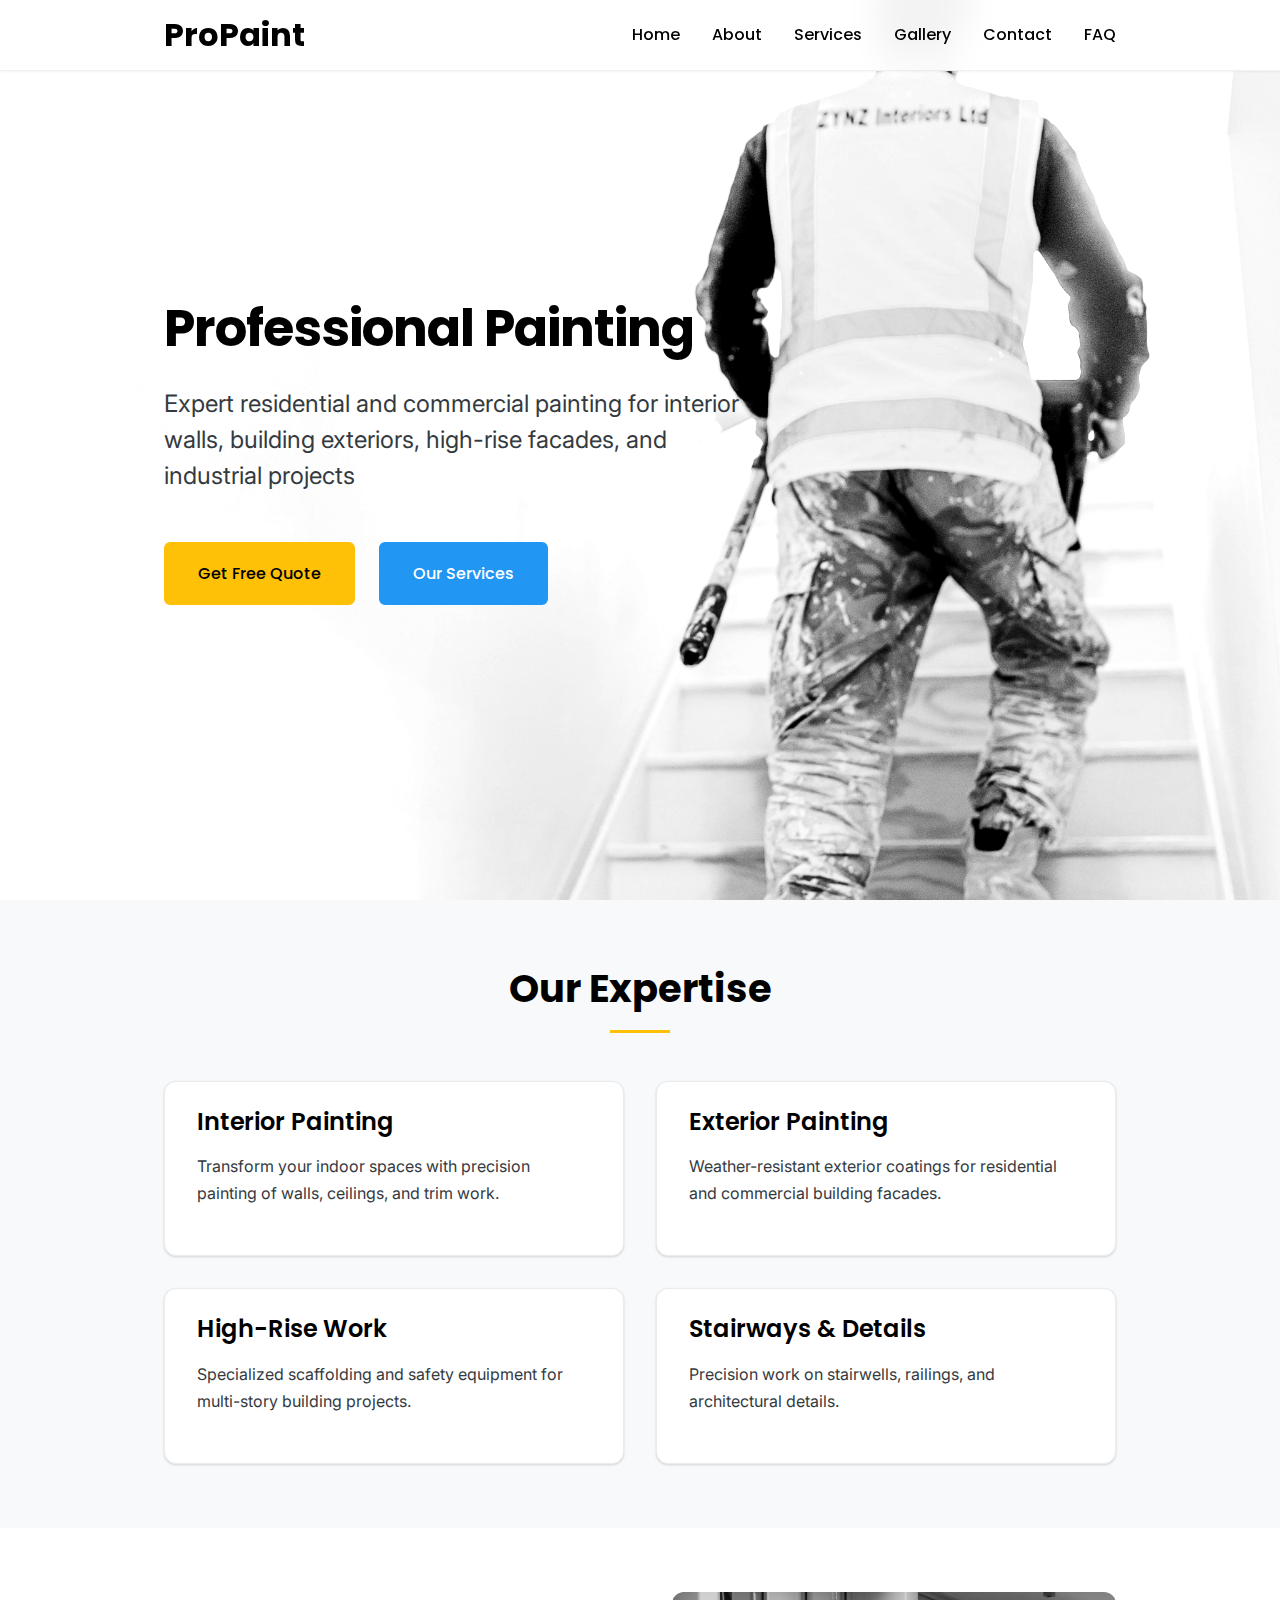
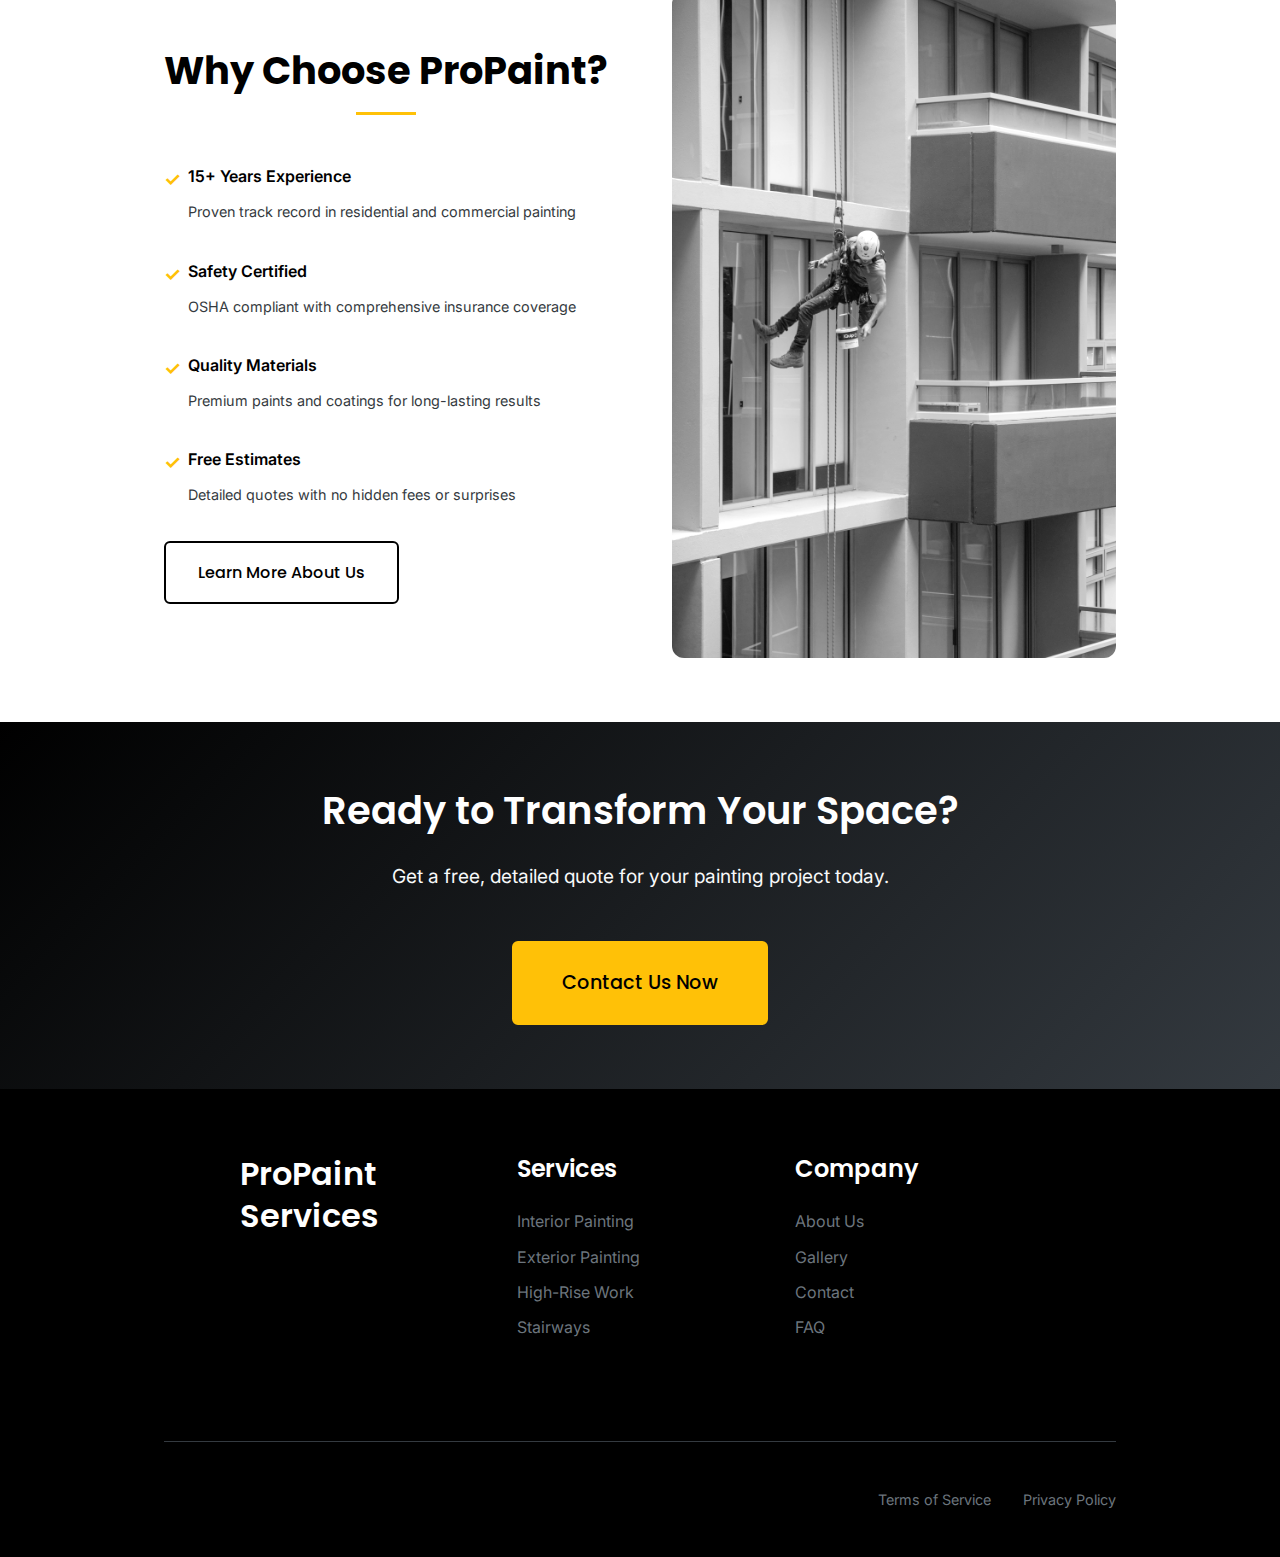
<file: index.html>
<!DOCTYPE html>
<html lang="en">
<head>
    <meta charset="UTF-8">
    <meta name="viewport" content="width=device-width, initial-scale=1.0">
    <title>ProPaint Services - Professional Painting & Handyman</title>
    <meta name="description" content="Professional residential and commercial painting services specializing in interior walls, building exteriors, high-rise facades, stairways, and industrial jobs.">
    
    <!-- Fonts -->
    <link rel="preconnect" href="https://fonts.googleapis.com">
    <link rel="preconnect" href="https://fonts.gstatic.com" crossorigin>
    <link href="https://fonts.googleapis.com/css2?family=Inter:wght@300;400;500;600&family=Poppins:wght@400;500;600;700&display=swap" rel="stylesheet">
    
    <!-- Stylesheets -->
    <link rel="stylesheet" href="assets/css/reset.css">
    <link rel="stylesheet" href="assets/css/main.css">
    <link rel="stylesheet" href="assets/css/layout.css">
</head>
<body>
    <!-- Navigation -->
    <nav class="navbar" id="navbar">
        <div class="nav-container">
            <div class="nav-logo">
                <h2>ProPaint</h2>
            </div>
            <ul class="nav-menu" id="nav-menu">
                <li><a href="#home" class="nav-link">Home</a></li>
                <li><a href="pages/about.html" class="nav-link">About</a></li>
                <li><a href="pages/services.html" class="nav-link">Services</a></li>
                <li><a href="pages/gallery.html" class="nav-link">Gallery</a></li>
                <li><a href="pages/contact.html" class="nav-link">Contact</a></li>
                <li><a href="pages/faq.html" class="nav-link">FAQ</a></li>
            </ul>
            <div class="nav-toggle" id="nav-toggle">
                <span class="bar"></span>
                <span class="bar"></span>
                <span class="bar"></span>
            </div>
        </div>
    </nav>

    <!-- Hero Section -->
    <section class="hero" id="home">
        <div class="hero-image">
            <img src="images/callum-hill-DJEkxDFAci8-unsplash.jpg" alt="Professional painter on scaffolding">
            <div class="hero-overlay"></div>
        </div>
        <div class="hero-content">
            <div class="container">
                <h1 class="hero-title">Professional Painting</h1>
                <p class="hero-subtitle">Expert residential and commercial painting for interior walls, building exteriors, high-rise facades, and industrial projects</p>
                <div class="hero-cta">
                    <a href="pages/contact.html" class="btn btn-primary">Get Free Quote</a>
                    <a href="pages/services.html" class="btn btn-secondary">Our Services</a>
                </div>
            </div>
        </div>
    </section>

    <!-- Services Summary -->
    <section class="services-summary">
        <div class="container">
            <h2 class="section-title">Our Expertise</h2>
            <div class="services-grid">
                <div class="service-card">
                    <h3>Interior Painting</h3>
                    <p class="text-muted">Transform your indoor spaces with precision painting of walls, ceilings, and trim work.</p>
                </div>
                <div class="service-card">
                    <h3>Exterior Painting</h3>
                    <p class="text-muted">Weather-resistant exterior coatings for residential and commercial building facades.</p>
                </div>
                <div class="service-card">
                    <h3>High-Rise Work</h3>
                    <p class="text-muted">Specialized scaffolding and safety equipment for multi-story building projects.</p>
                </div>
                <div class="service-card">
                    <h3>Stairways & Details</h3>
                    <p class="text-muted">Precision work on stairwells, railings, and architectural details.</p>
                </div>
            </div>
        </div>
    </section>

    <!-- Why Choose Us -->
    <section class="why-choose-us">
        <div class="container">
            <div class="content-split">
                <div class="content-left">
                    <h2 class="section-title">Why Choose ProPaint?</h2>
                    <ul class="feature-list">
                        <li>
                            <strong>15+ Years Experience</strong>
                            <span class="text-secondary">Proven track record in residential and commercial painting</span>
                        </li>
                        <li>
                            <strong>Safety Certified</strong>
                            <span class="text-secondary">OSHA compliant with comprehensive insurance coverage</span>
                        </li>
                        <li>
                            <strong>Quality Materials</strong>
                            <span class="text-secondary">Premium paints and coatings for long-lasting results</span>
                        </li>
                        <li>
                            <strong>Free Estimates</strong>
                            <span class="text-secondary">Detailed quotes with no hidden fees or surprises</span>
                        </li>
                    </ul>
                    <a href="pages/about.html" class="btn btn-outline">Learn More About Us</a>
                </div>
                <div class="content-right">
                    <div class="feature-image">
                        <img src="images/johan-mouchet-qDLdKMBmC6o-unsplash.jpg" alt="Painter working on building exterior">
                    </div>
                </div>
            </div>
        </div>
    </section>

    <!-- CTA Section -->
    <section class="cta-section">
        <div class="container">
            <div class="cta-content">
                <h2>Ready to Transform Your Space?</h2>
                <p>Get a free, detailed quote for your painting project today.</p>
                <a href="pages/contact.html" class="btn btn-primary btn-large">Contact Us Now</a>
            </div>
        </div>
    </section>

    <!-- Footer -->
    <footer class="footer">
        <div class="container">
            <div class="footer-content">
                <div class="footer-section">
                    <h3>ProPaint Services</h3>
                    <p>Professional painting and handyman services for residential and commercial properties.</p>
                </div>
                <div class="footer-section">
                    <h4>Services</h4>
                    <ul>
                        <li><a href="pages/services.html">Interior Painting</a></li>
                        <li><a href="pages/services.html">Exterior Painting</a></li>
                        <li><a href="pages/services.html">High-Rise Work</a></li>
                        <li><a href="pages/services.html">Stairways</a></li>
                    </ul>
                </div>
                <div class="footer-section">
                    <h4>Company</h4>
                    <ul>
                        <li><a href="pages/about.html">About Us</a></li>
                        <li><a href="pages/gallery.html">Gallery</a></li>
                        <li><a href="pages/contact.html">Contact</a></li>
                        <li><a href="pages/faq.html">FAQ</a></li>
                    </ul>
                </div>
            </div>
            <div class="footer-bottom">
                <p>&copy; 2024 ProPaint Services. All rights reserved.</p>
                <div class="footer-links">
                    <a href="pages/terms.html">Terms of Service</a>
                    <a href="pages/privacy.html">Privacy Policy</a>
                </div>
            </div>
        </div>
    </footer>

    <!-- Scripts -->
    <script src="assets/js/scroll.js"></script>
</body>
</html>
</file>
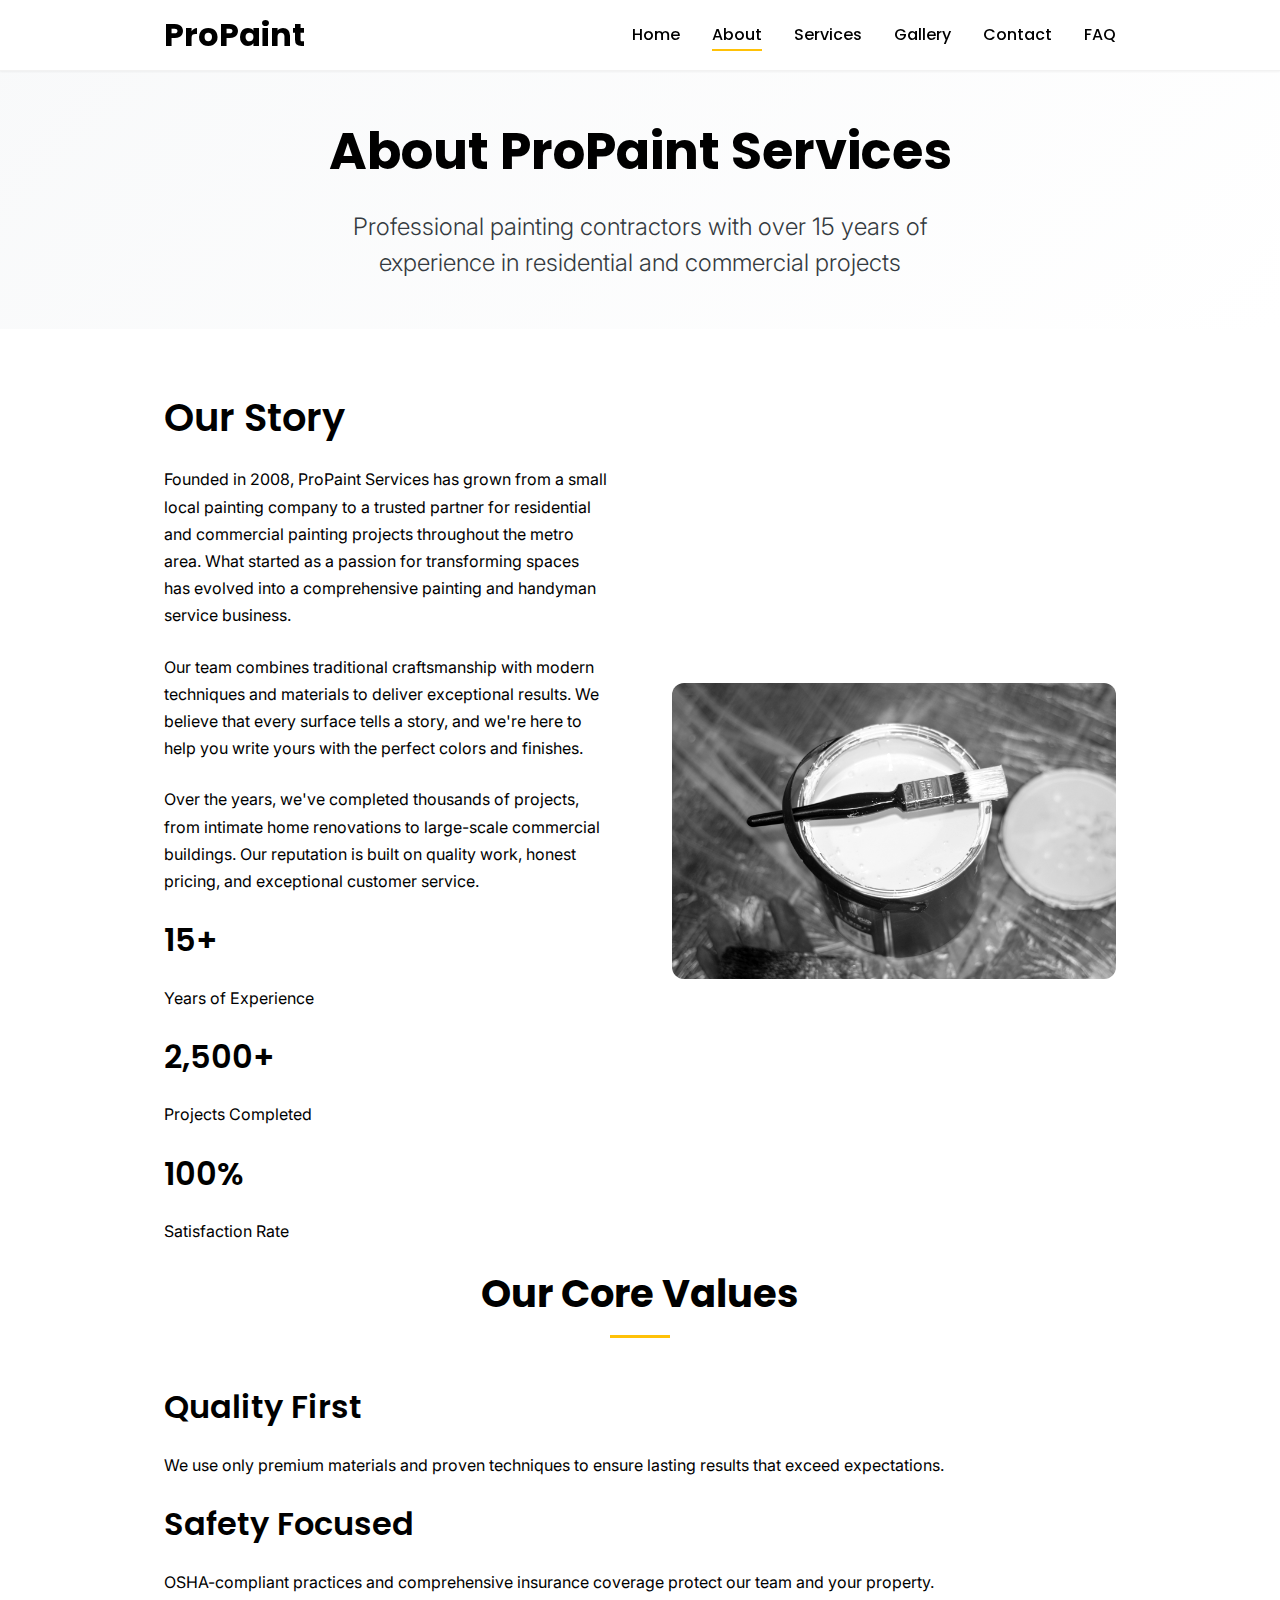
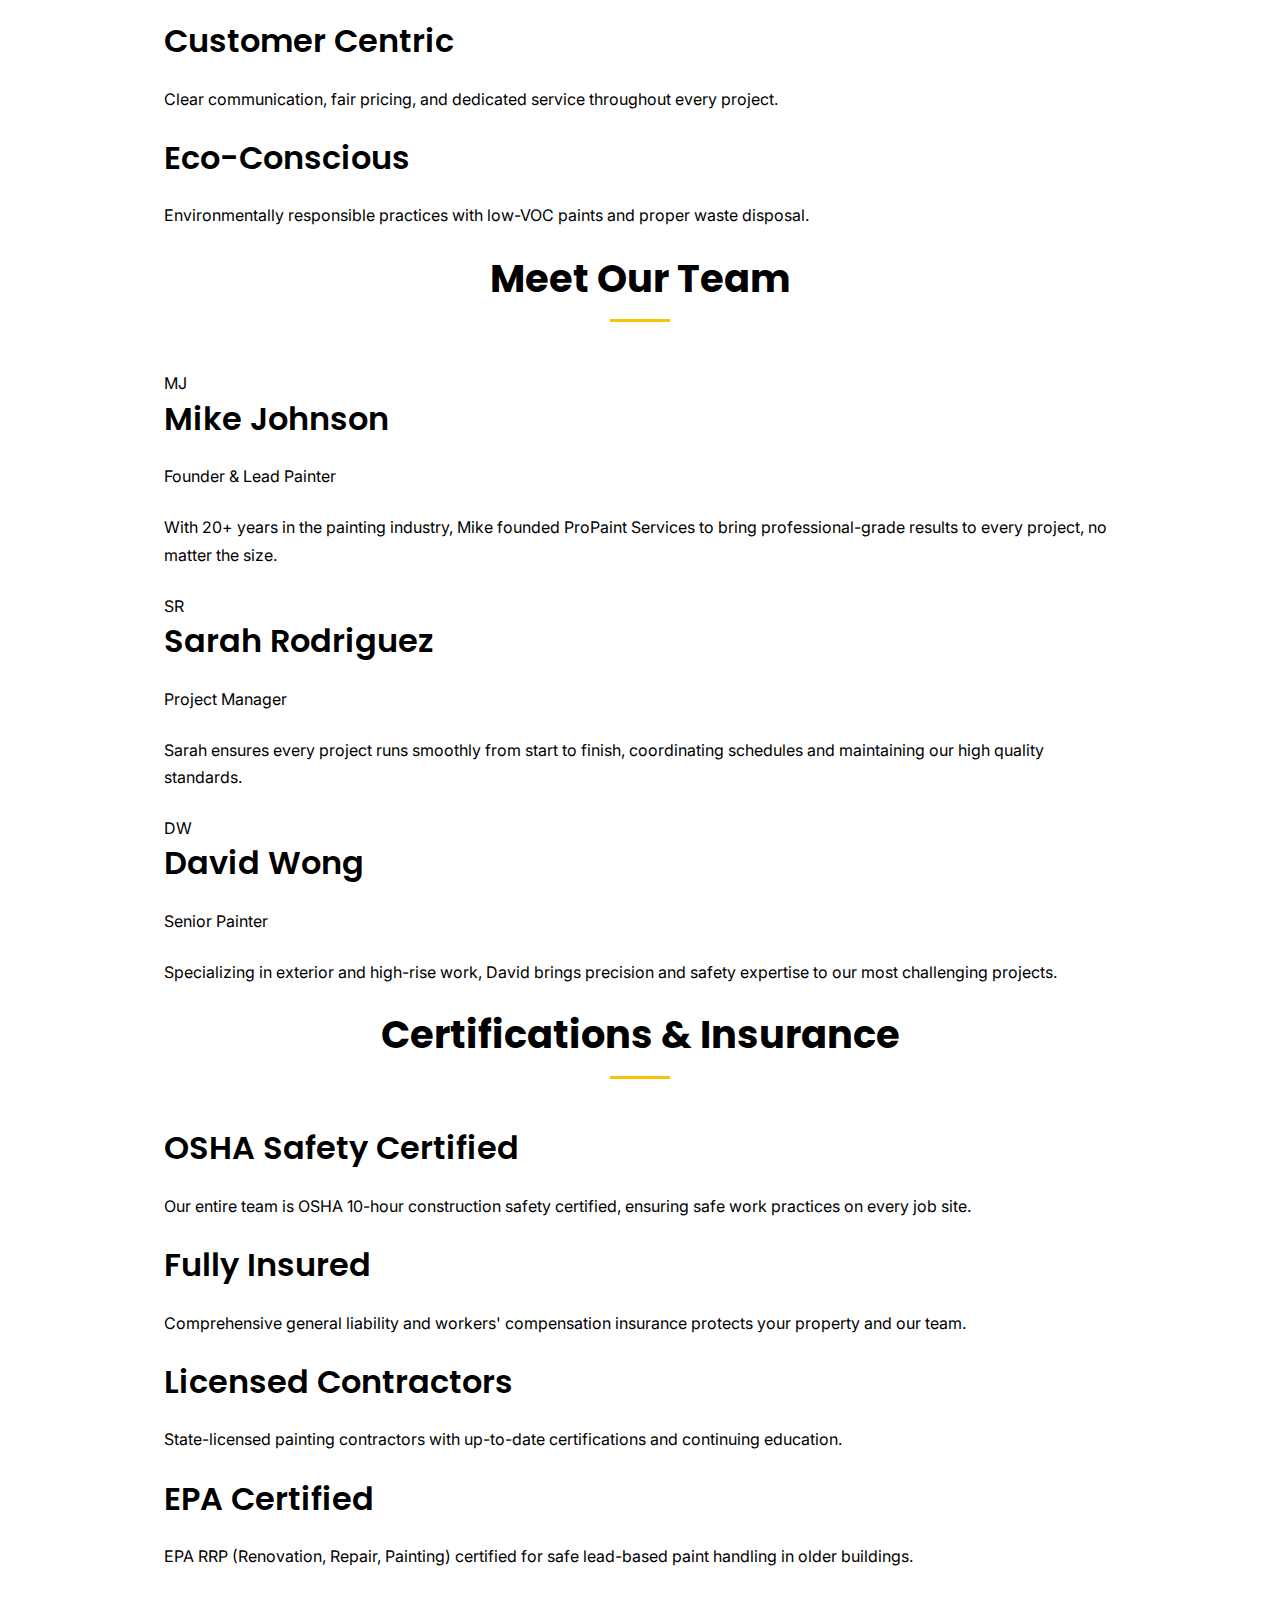
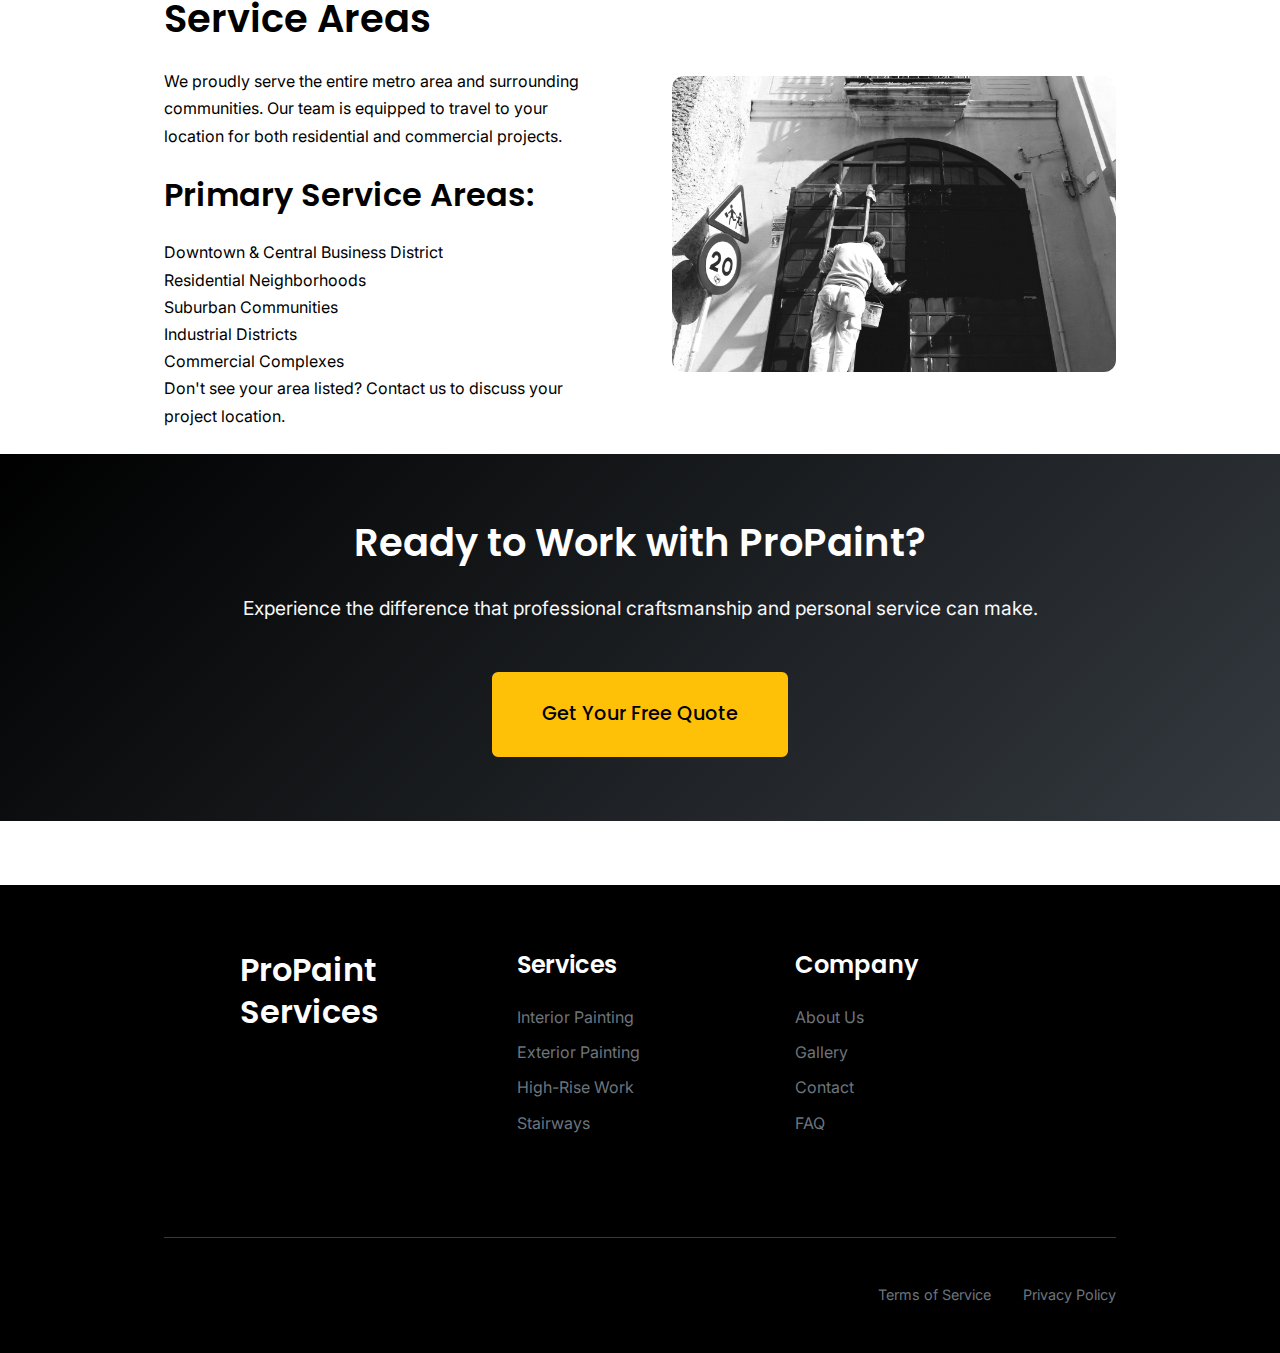
<file: pages/about.html>
<!DOCTYPE html>
<html lang="en">
<head>
    <meta charset="UTF-8">
    <meta name="viewport" content="width=device-width, initial-scale=1.0">
    <title>About Us - ProPaint Services</title>
    <meta name="description" content="Learn about ProPaint Services - 15+ years of professional painting experience, safety-certified team, and commitment to quality craftsmanship.">
    
    <!-- Fonts -->
    <link rel="preconnect" href="https://fonts.googleapis.com">
    <link rel="preconnect" href="https://fonts.gstatic.com" crossorigin>
    <link href="https://fonts.googleapis.com/css2?family=Inter:wght@300;400;500;600&family=Poppins:wght@400;500;600;700&display=swap" rel="stylesheet">
    
    <!-- Stylesheets -->
    <link rel="stylesheet" href="../assets/css/reset.css">
    <link rel="stylesheet" href="../assets/css/main.css">
    <link rel="stylesheet" href="../assets/css/layout.css">
</head>
<body>
    <!-- Navigation -->
    <nav class="navbar" id="navbar">
        <div class="nav-container">
            <div class="nav-logo">
                <h2><a href="../index.html">ProPaint</a></h2>
            </div>
            <ul class="nav-menu" id="nav-menu">
                <li><a href="../index.html" class="nav-link">Home</a></li>
                <li><a href="about.html" class="nav-link active">About</a></li>
                <li><a href="services.html" class="nav-link">Services</a></li>
                <li><a href="gallery.html" class="nav-link">Gallery</a></li>
                <li><a href="contact.html" class="nav-link">Contact</a></li>
                <li><a href="faq.html" class="nav-link">FAQ</a></li>
            </ul>
            <div class="nav-toggle" id="nav-toggle">
                <span class="bar"></span>
                <span class="bar"></span>
                <span class="bar"></span>
            </div>
        </div>
    </nav>

    <!-- Page Header -->
    <header class="page-header">
        <div class="container">
            <h1 class="page-title">About ProPaint Services</h1>
            <p class="page-subtitle">Professional painting contractors with over 15 years of experience in residential and commercial projects</p>
        </div>
    </header>

    <!-- Main Content -->
    <main class="page-content">
        <!-- Company Overview -->
        <section class="company-overview">
            <div class="container">
                <div class="content-split">
                    <div class="content-left">
                        <h2>Our Story</h2>
                        <p>Founded in 2008, ProPaint Services has grown from a small local painting company to a trusted partner for residential and commercial painting projects throughout the metro area. What started as a passion for transforming spaces has evolved into a comprehensive painting and handyman service business.</p>
                        
                        <p>Our team combines traditional craftsmanship with modern techniques and materials to deliver exceptional results. We believe that every surface tells a story, and we're here to help you write yours with the perfect colors and finishes.</p>
                        
                        <p>Over the years, we've completed thousands of projects, from intimate home renovations to large-scale commercial buildings. Our reputation is built on quality work, honest pricing, and exceptional customer service.</p>
                        
                        <div class="company-stats">
                            <div class="stat-item">
                                <h3>15+</h3>
                                <p>Years of Experience</p>
                            </div>
                            <div class="stat-item">
                                <h3>2,500+</h3>
                                <p>Projects Completed</p>
                            </div>
                            <div class="stat-item">
                                <h3>100%</h3>
                                <p>Satisfaction Rate</p>
                            </div>
                        </div>
                    </div>
                    <div class="content-right">
                        <div class="feature-image">
                            <img src="../images/henry-perks-dw5fYCa8kFs-unsplash.jpg" alt="Professional painter at work on building exterior">
                        </div>
                    </div>
                </div>
            </div>
        </section>

        <!-- Our Values -->
        <section class="our-values">
            <div class="container">
                <h2 class="section-title">Our Core Values</h2>
                <div class="values-grid">
                    <div class="value-card">
                        <h3>Quality First</h3>
                        <p>We use only premium materials and proven techniques to ensure lasting results that exceed expectations.</p>
                    </div>
                    <div class="value-card">
                        <h3>Safety Focused</h3>
                        <p>OSHA-compliant practices and comprehensive insurance coverage protect our team and your property.</p>
                    </div>
                    <div class="value-card">
                        <h3>Customer Centric</h3>
                        <p>Clear communication, fair pricing, and dedicated service throughout every project.</p>
                    </div>
                    <div class="value-card">
                        <h3>Eco-Conscious</h3>
                        <p>Environmentally responsible practices with low-VOC paints and proper waste disposal.</p>
                    </div>
                </div>
            </div>
        </section>

        <!-- Team Section -->
        <section class="team-section">
            <div class="container">
                <h2 class="section-title">Meet Our Team</h2>
                <div class="team-grid">
                    <div class="team-member">
                        <div class="member-avatar">
                            <span>MJ</span>
                        </div>
                        <h3>Mike Johnson</h3>
                        <p class="member-title">Founder & Lead Painter</p>
                        <p>With 20+ years in the painting industry, Mike founded ProPaint Services to bring professional-grade results to every project, no matter the size.</p>
                    </div>
                    <div class="team-member">
                        <div class="member-avatar">
                            <span>SR</span>
                        </div>
                        <h3>Sarah Rodriguez</h3>
                        <p class="member-title">Project Manager</p>
                        <p>Sarah ensures every project runs smoothly from start to finish, coordinating schedules and maintaining our high quality standards.</p>
                    </div>
                    <div class="team-member">
                        <div class="member-avatar">
                            <span>DW</span>
                        </div>
                        <h3>David Wong</h3>
                        <p class="member-title">Senior Painter</p>
                        <p>Specializing in exterior and high-rise work, David brings precision and safety expertise to our most challenging projects.</p>
                    </div>
                </div>
            </div>
        </section>

        <!-- Certifications & Insurance -->
        <section class="certifications">
            <div class="container">
                <h2 class="section-title">Certifications & Insurance</h2>
                <div class="cert-grid">
                    <div class="cert-card">
                        <h3>OSHA Safety Certified</h3>
                        <p>Our entire team is OSHA 10-hour construction safety certified, ensuring safe work practices on every job site.</p>
                    </div>
                    <div class="cert-card">
                        <h3>Fully Insured</h3>
                        <p>Comprehensive general liability and workers' compensation insurance protects your property and our team.</p>
                    </div>
                    <div class="cert-card">
                        <h3>Licensed Contractors</h3>
                        <p>State-licensed painting contractors with up-to-date certifications and continuing education.</p>
                    </div>
                    <div class="cert-card">
                        <h3>EPA Certified</h3>
                        <p>EPA RRP (Renovation, Repair, Painting) certified for safe lead-based paint handling in older buildings.</p>
                    </div>
                </div>
            </div>
        </section>

        <!-- Service Areas -->
        <section class="service-areas">
            <div class="container">
                <div class="content-split">
                    <div class="content-left">
                        <h2>Service Areas</h2>
                        <p>We proudly serve the entire metro area and surrounding communities. Our team is equipped to travel to your location for both residential and commercial projects.</p>
                        
                        <h3>Primary Service Areas:</h3>
                        <ul class="area-list">
                            <li>Downtown & Central Business District</li>
                            <li>Residential Neighborhoods</li>
                            <li>Suburban Communities</li>
                            <li>Industrial Districts</li>
                            <li>Commercial Complexes</li>
                        </ul>
                        
                        <p>Don't see your area listed? <a href="contact.html">Contact us</a> to discuss your project location.</p>
                    </div>
                    <div class="content-right">
                        <div class="feature-image">
                            <img src="../images/nomadic-julien-eEjD0kK1NHY-unsplash.jpg" alt="Urban cityscape showing our service area">
                        </div>
                    </div>
                </div>
            </div>
        </section>

        <!-- CTA Section -->
        <section class="cta-section">
            <div class="container">
                <div class="cta-content">
                    <h2>Ready to Work with ProPaint?</h2>
                    <p>Experience the difference that professional craftsmanship and personal service can make.</p>
                    <a href="contact.html" class="btn btn-primary btn-large">Get Your Free Quote</a>
                </div>
            </div>
        </section>
    </main>

    <!-- Footer -->
    <footer class="footer">
        <div class="container">
            <div class="footer-content">
                <div class="footer-section">
                    <h3>ProPaint Services</h3>
                    <p>Professional painting and handyman services for residential and commercial properties.</p>
                </div>
                <div class="footer-section">
                    <h4>Services</h4>
                    <ul>
                        <li><a href="services.html">Interior Painting</a></li>
                        <li><a href="services.html">Exterior Painting</a></li>
                        <li><a href="services.html">High-Rise Work</a></li>
                        <li><a href="services.html">Stairways</a></li>
                    </ul>
                </div>
                <div class="footer-section">
                    <h4>Company</h4>
                    <ul>
                        <li><a href="about.html">About Us</a></li>
                        <li><a href="gallery.html">Gallery</a></li>
                        <li><a href="contact.html">Contact</a></li>
                        <li><a href="faq.html">FAQ</a></li>
                    </ul>
                </div>
            </div>
            <div class="footer-bottom">
                <p>&copy; 2024 ProPaint Services. All rights reserved.</p>
                <div class="footer-links">
                    <a href="terms.html">Terms of Service</a>
                    <a href="privacy.html">Privacy Policy</a>
                </div>
            </div>
        </div>
    </footer>

    <!-- Scripts -->
    <script src="../assets/js/scroll.js"></script>
</body>
</html>
</file>
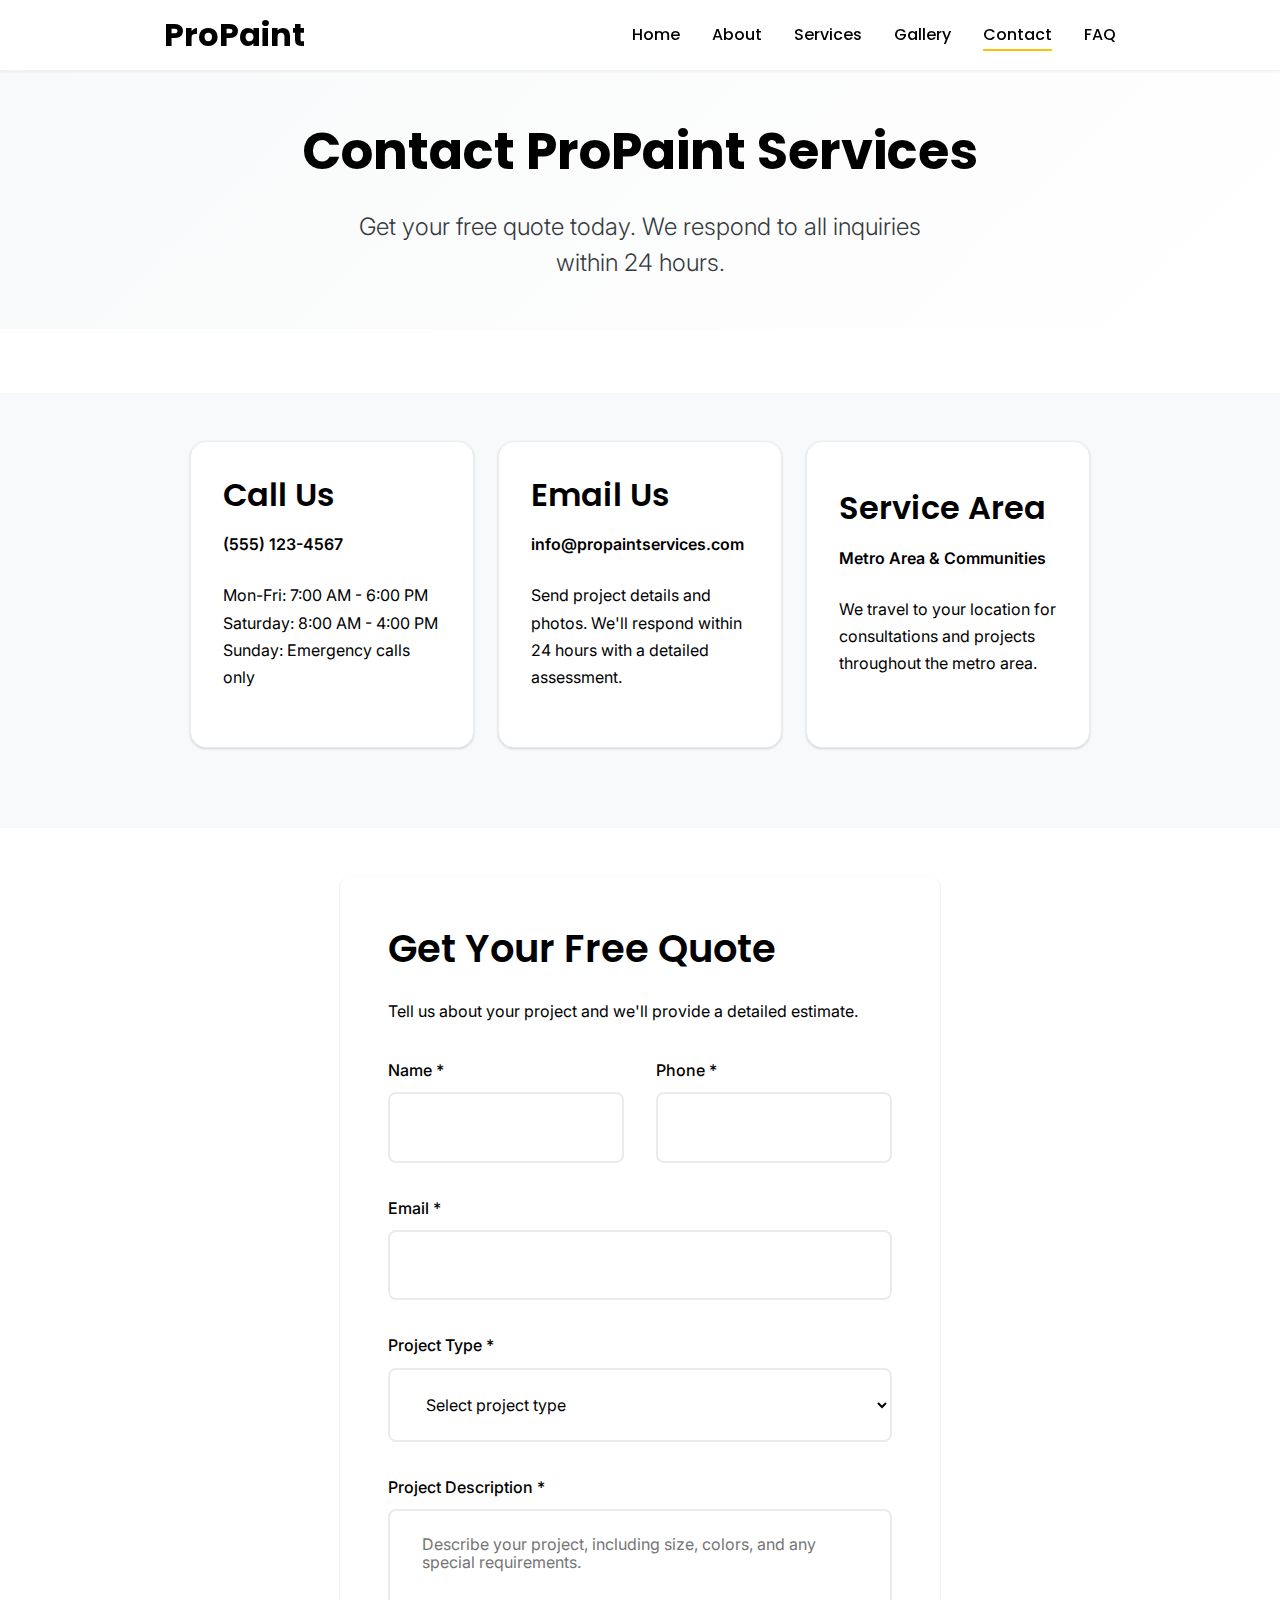
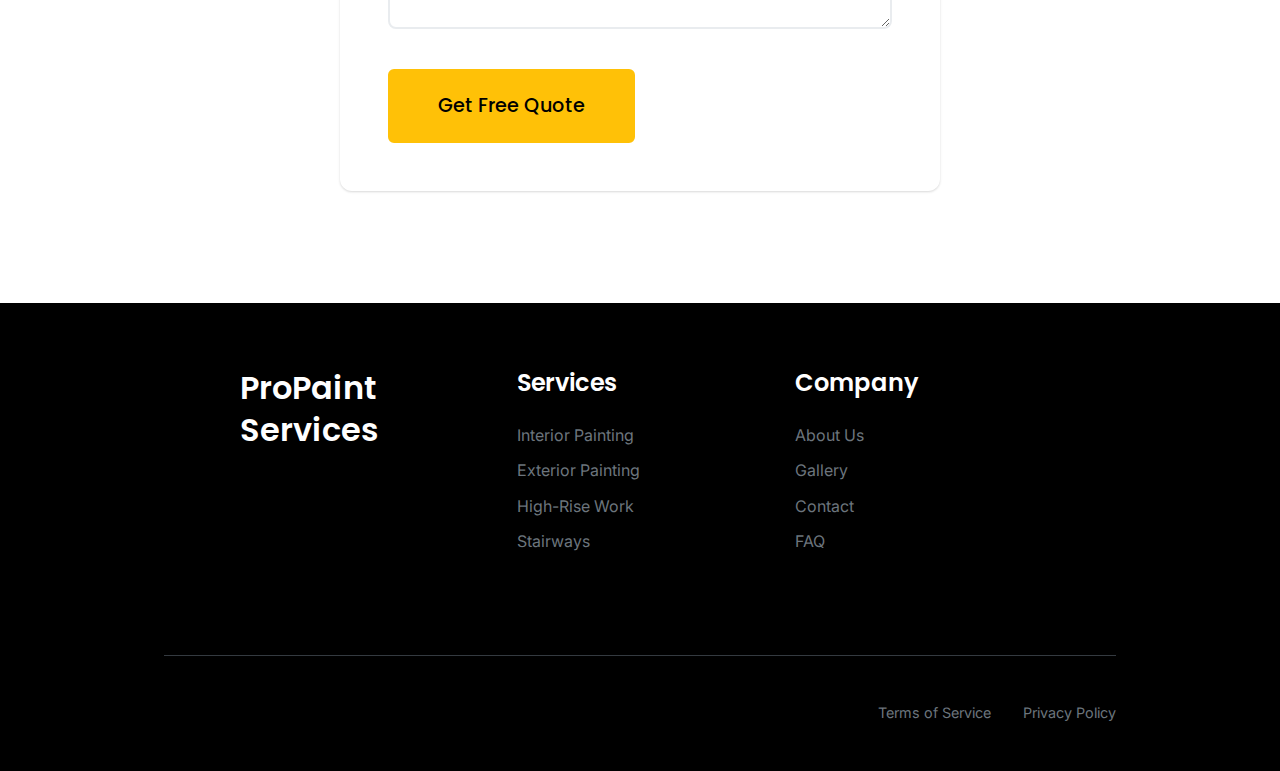
<file: pages/contact.html>
<!DOCTYPE html>
<html lang="en">
<head>
    <meta charset="UTF-8">
    <meta name="viewport" content="width=device-width, initial-scale=1.0">
    <title>Contact Us - ProPaint Services</title>
    <meta name="description" content="Contact ProPaint Services for free quotes and consultations. Phone, email, and online form options available.">
    
    <!-- Fonts -->
    <link rel="preconnect" href="https://fonts.googleapis.com">
    <link rel="preconnect" href="https://fonts.gstatic.com" crossorigin>
    <link href="https://fonts.googleapis.com/css2?family=Inter:wght@300;400;500;600&family=Poppins:wght@400;500;600;700&display=swap" rel="stylesheet">
    
    <!-- Stylesheets -->
    <link rel="stylesheet" href="../assets/css/reset.css">
    <link rel="stylesheet" href="../assets/css/main.css">
    <link rel="stylesheet" href="../assets/css/layout.css">
</head>
<body>
    <!-- Navigation -->
    <nav class="navbar" id="navbar">
        <div class="nav-container">
            <div class="nav-logo">
                <h2><a href="../index.html">ProPaint</a></h2>
            </div>
            <ul class="nav-menu" id="nav-menu">
                <li><a href="../index.html" class="nav-link">Home</a></li>
                <li><a href="about.html" class="nav-link">About</a></li>
                <li><a href="services.html" class="nav-link">Services</a></li>
                <li><a href="gallery.html" class="nav-link">Gallery</a></li>
                <li><a href="contact.html" class="nav-link active">Contact</a></li>
                <li><a href="faq.html" class="nav-link">FAQ</a></li>
            </ul>
            <div class="nav-toggle" id="nav-toggle">
                <span class="bar"></span>
                <span class="bar"></span>
                <span class="bar"></span>
            </div>
        </div>
    </nav>

    <!-- Page Header -->
    <header class="page-header">
        <div class="container">
            <h1 class="page-title">Contact ProPaint Services</h1>
            <p class="page-subtitle">Get your free quote today. We respond to all inquiries within 24 hours.</p>
        </div>
    </header>

    <!-- Main Content -->
    <main class="page-content">
        <!-- Contact Information -->
        <section class="contact-methods">
            <div class="container">
                <div class="contact-grid">
                    <div class="contact-item">
                        <div class="contact-details">
                            <h3>Call Us</h3>
                            <p><strong>(555) 123-4567</strong></p>
                            <p>Mon-Fri: 7:00 AM - 6:00 PM<br>
                               Saturday: 8:00 AM - 4:00 PM<br>
                               Sunday: Emergency calls only</p>
                        </div>
                    </div>
                    
                    <div class="contact-item">
                        <div class="contact-details">
                            <h3>Email Us</h3>
                            <p><strong>info@propaintservices.com</strong></p>
                            <p>Send project details and photos. We'll respond within 24 hours with a detailed assessment.</p>
                        </div>
                    </div>
                    
                    <div class="contact-item">
                        <div class="contact-details">
                            <h3>Service Area</h3>
                            <p><strong>Metro Area & Communities</strong></p>
                            <p>We travel to your location for consultations and projects throughout the metro area.</p>
                        </div>
                    </div>
                </div>
            </div>
        </section>

        <!-- Contact Form -->
        <section class="contact-forms">
            <div class="container">
                <div class="simple-form-container">
                    <div class="form-section">
                        <h2>Get Your Free Quote</h2>
                        <p>Tell us about your project and we'll provide a detailed estimate.</p>
                        
                        <form id="contact-form" class="contact-form">
                            <div class="form-row">
                                <div class="form-group">
                                    <label for="name" class="form-label">Name *</label>
                                    <input type="text" id="name" name="name" class="form-input" required>
                                </div>
                                <div class="form-group">
                                    <label for="phone" class="form-label">Phone *</label>
                                    <input type="tel" id="phone" name="phone" class="form-input" required>
                                </div>
                            </div>
                            
                            <div class="form-group">
                                <label for="email" class="form-label">Email *</label>
                                <input type="email" id="email" name="email" class="form-input" required>
                            </div>
                            
                            <div class="form-group">
                                <label for="project-type" class="form-label">Project Type *</label>
                                <select id="project-type" name="project-type" class="form-select" required>
                                    <option value="">Select project type</option>
                                    <option value="interior">Interior Painting</option>
                                    <option value="exterior">Exterior Painting</option>
                                    <option value="commercial">Commercial Project</option>
                                    <option value="high-rise">High-Rise Work</option>
                                    <option value="mixed">Multiple Services</option>
                                </select>
                            </div>
                            
                            <div class="form-group">
                                <label for="description" class="form-label">Project Description *</label>
                                <textarea id="description" name="description" class="form-textarea" placeholder="Describe your project, including size, colors, and any special requirements." required></textarea>
                            </div>
                            
                            <button type="submit" class="btn btn-primary btn-large">Get Free Quote</button>
                        </form>
                    </div>
                </div>
            </div>
        </section>
    </main>

    <!-- Footer -->
    <footer class="footer">
        <div class="container">
            <div class="footer-content">
                <div class="footer-section">
                    <h3>ProPaint Services</h3>
                    <p>Professional painting and handyman services for residential and commercial properties.</p>
                </div>
                <div class="footer-section">
                    <h4>Services</h4>
                    <ul>
                        <li><a href="services.html">Interior Painting</a></li>
                        <li><a href="services.html">Exterior Painting</a></li>
                        <li><a href="services.html">High-Rise Work</a></li>
                        <li><a href="services.html">Stairways</a></li>
                    </ul>
                </div>
                <div class="footer-section">
                    <h4>Company</h4>
                    <ul>
                        <li><a href="about.html">About Us</a></li>
                        <li><a href="gallery.html">Gallery</a></li>
                        <li><a href="contact.html">Contact</a></li>
                        <li><a href="faq.html">FAQ</a></li>
                    </ul>
                </div>
            </div>
            <div class="footer-bottom">
                <p>&copy; 2024 ProPaint Services. All rights reserved.</p>
                <div class="footer-links">
                    <a href="terms.html">Terms of Service</a>
                    <a href="privacy.html">Privacy Policy</a>
                </div>
            </div>
        </div>
    </footer>

    <!-- Scripts -->
    <script src="../assets/js/scroll.js"></script>
    <script src="../assets/js/form.js"></script>
</body>
</html>
</file>
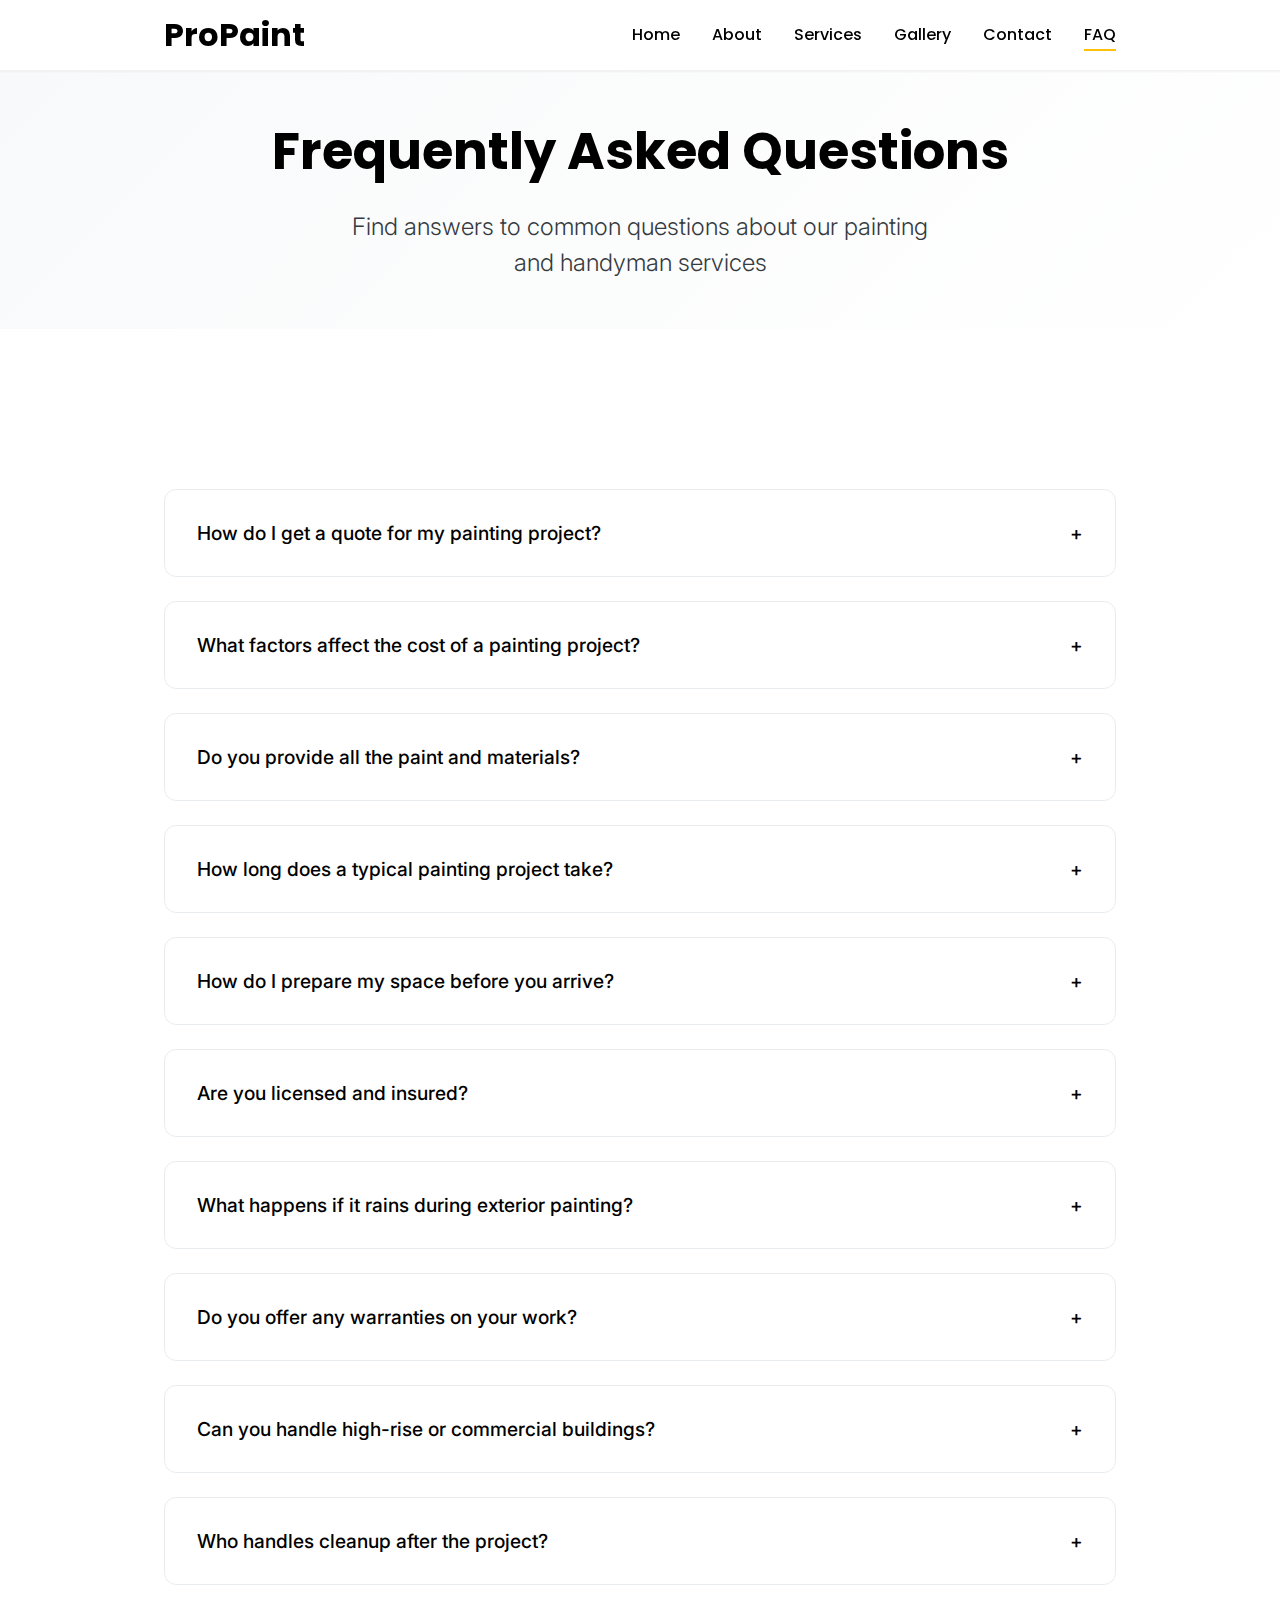
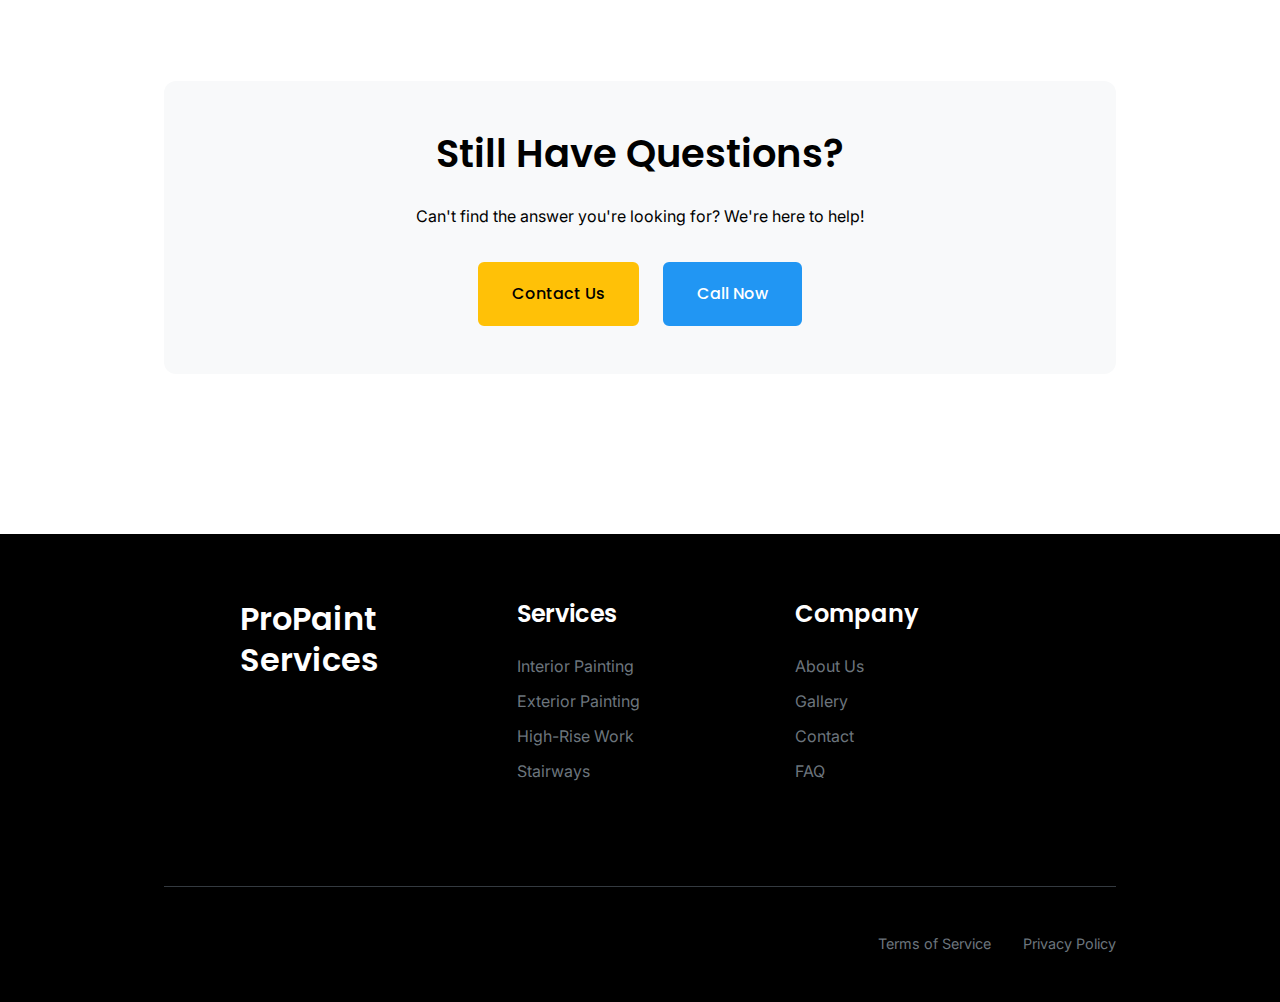
<file: pages/faq.html>
<!DOCTYPE html>
<html lang="en">
<head>
    <meta charset="UTF-8">
    <meta name="viewport" content="width=device-width, initial-scale=1.0">
    <title>FAQ - ProPaint Services</title>
    <meta name="description" content="Frequently asked questions about ProPaint Services painting and handyman work.">
    
    <!-- Fonts -->
    <link rel="preconnect" href="https://fonts.googleapis.com">
    <link rel="preconnect" href="https://fonts.gstatic.com" crossorigin>
    <link href="https://fonts.googleapis.com/css2?family=Inter:wght@300;400;500;600&family=Poppins:wght@400;500;600;700&display=swap" rel="stylesheet">
    
    <!-- Stylesheets -->
    <link rel="stylesheet" href="../assets/css/reset.css">
    <link rel="stylesheet" href="../assets/css/main.css">
    <link rel="stylesheet" href="../assets/css/layout.css">
</head>
<body>
    <!-- Navigation -->
    <nav class="navbar" id="navbar">
        <div class="nav-container">
            <div class="nav-logo">
                <h2><a href="../index.html">ProPaint</a></h2>
            </div>
            <ul class="nav-menu" id="nav-menu">
                <li><a href="../index.html" class="nav-link">Home</a></li>
                <li><a href="about.html" class="nav-link">About</a></li>
                <li><a href="services.html" class="nav-link">Services</a></li>
                <li><a href="gallery.html" class="nav-link">Gallery</a></li>
                <li><a href="contact.html" class="nav-link">Contact</a></li>
                <li><a href="faq.html" class="nav-link active">FAQ</a></li>
            </ul>
            <div class="nav-toggle" id="nav-toggle">
                <span class="bar"></span>
                <span class="bar"></span>
                <span class="bar"></span>
            </div>
        </div>
    </nav>

    <!-- Page Header -->
    <header class="page-header">
        <div class="container">
            <h1 class="page-title">Frequently Asked Questions</h1>
            <p class="page-subtitle">Find answers to common questions about our painting and handyman services</p>
        </div>
    </header>

    <!-- Main Content -->
    <main class="page-content">
        <section class="faq-section">
            <div class="container">
                <div class="faq-container">
                    
                    <!-- FAQ Item 1 -->
                    <div class="faq-item" data-category="general">
                        <button class="faq-question">
                            <span>How do I get a quote for my painting project?</span>
                            <span class="faq-icon">+</span>
                        </button>
                        <div class="faq-answer">
                            <p>Getting a quote is easy! You can contact us through our online form, call us directly at (555) 123-4567, or email us at info@propaintservices.com. We'll schedule a free consultation where we assess your project, discuss your needs, and provide a detailed written estimate within 24-48 hours.</p>
                        </div>
                    </div>

                    <!-- FAQ Item 2 -->
                    <div class="faq-item" data-category="pricing">
                        <button class="faq-question">
                            <span>What factors affect the cost of a painting project?</span>
                            <span class="faq-icon">+</span>
                        </button>
                        <div class="faq-answer">
                            <p>Several factors influence pricing: surface area, surface condition and prep work needed, paint quality and type, accessibility (height, obstacles), timeline requirements, and additional services like minor repairs. We provide transparent pricing with no hidden fees.</p>
                        </div>
                    </div>

                    <!-- FAQ Item 3 -->
                    <div class="faq-item" data-category="services">
                        <button class="faq-question">
                            <span>Do you provide all the paint and materials?</span>
                            <span class="faq-icon">+</span>
                        </button>
                        <div class="faq-answer">
                            <p>Yes! We handle all material procurement including premium paints, primers, brushes, rollers, drop cloths, and all necessary supplies. We work with top-quality brands and can accommodate specific brand preferences if requested.</p>
                        </div>
                    </div>

                    <!-- FAQ Item 4 -->
                    <div class="faq-item" data-category="timeline">
                        <button class="faq-question">
                            <span>How long does a typical painting project take?</span>
                            <span class="faq-icon">+</span>
                        </button>
                        <div class="faq-answer">
                            <p>Timeline varies by project size and complexity: Interior rooms (1-3 days), Whole house interior (5-10 days), Exterior house (7-14 days), Commercial projects (varies widely). Weather, surface preparation needs, and drying time between coats can affect schedules.</p>
                        </div>
                    </div>

                    <!-- FAQ Item 5 -->
                    <div class="faq-item" data-category="preparation">
                        <button class="faq-question">
                            <span>How do I prepare my space before you arrive?</span>
                            <span class="faq-icon">+</span>
                        </button>
                        <div class="faq-answer">
                            <p>We handle most preparation, but you can help by: removing small items and personal belongings, clearing access to work areas, securing pets in a safe area, and communicating any special concerns. We'll protect furniture and floors with professional-grade materials.</p>
                        </div>
                    </div>

                    <!-- FAQ Item 6 -->
                    <div class="faq-item" data-category="insurance">
                        <button class="faq-question">
                            <span>Are you licensed and insured?</span>
                            <span class="faq-icon">+</span>
                        </button>
                        <div class="faq-answer">
                            <p>Absolutely! ProPaint Services is fully licensed, bonded, and insured. We carry comprehensive general liability insurance and workers' compensation coverage. We're also OSHA certified for safety compliance and EPA certified for lead-safe work practices.</p>
                        </div>
                    </div>

                    <!-- FAQ Item 7 -->
                    <div class="faq-item" data-category="weather">
                        <button class="faq-question">
                            <span>What happens if it rains during exterior painting?</span>
                            <span class="faq-icon">+</span>
                        </button>
                        <div class="faq-answer">
                            <p>We monitor weather closely and plan accordingly. Light rain may pause work temporarily, but we use quick-drying, weather-resistant paints when possible. We'll never compromise quality for speed and will reschedule if conditions aren't optimal for proper paint adhesion and curing.</p>
                        </div>
                    </div>

                    <!-- FAQ Item 8 -->
                    <div class="faq-item" data-category="quality">
                        <button class="faq-question">
                            <span>Do you offer any warranties on your work?</span>
                            <span class="faq-icon">+</span>
                        </button>
                        <div class="faq-answer">
                            <p>Yes! We provide a comprehensive warranty: 2 years on interior painting workmanship, 5 years on exterior painting workmanship, 1 year on surface preparation work. This covers defects in our workmanship but not normal wear and tear or damage from external factors.</p>
                        </div>
                    </div>

                    <!-- FAQ Item 9 -->
                    <div class="faq-item" data-category="speciality">
                        <button class="faq-question">
                            <span>Can you handle high-rise or commercial buildings?</span>
                            <span class="faq-icon">+</span>
                        </button>
                        <div class="faq-answer">
                            <p>Yes! We specialize in high-rise and commercial work with professional scaffolding equipment, safety certifications, and experience with large-scale projects. We work with property managers and business owners to minimize disruption while maintaining the highest safety standards.</p>
                        </div>
                    </div>

                    <!-- FAQ Item 10 -->
                    <div class="faq-item" data-category="cleanup">
                        <button class="faq-question">
                            <span>Who handles cleanup after the project?</span>
                            <span class="faq-icon">+</span>
                        </button>
                        <div class="faq-answer">
                            <p>Complete cleanup is included in all our projects. We remove all protective coverings, clean up paint drips or spills, dispose of materials properly, and leave your space cleaner than we found it. A final walkthrough ensures your complete satisfaction.</p>
                        </div>
                    </div>

                </div>

                <!-- Still Have Questions -->
                <div class="still-questions">
                    <h2>Still Have Questions?</h2>
                    <p>Can't find the answer you're looking for? We're here to help!</p>
                    <div class="question-cta">
                        <a href="contact.html" class="btn btn-primary">Contact Us</a>
                        <a href="tel:+15551234567" class="btn btn-secondary">Call Now</a>
                    </div>
                </div>
            </div>
        </section>
    </main>

    <!-- Footer -->
    <footer class="footer">
        <div class="container">
            <div class="footer-content">
                <div class="footer-section">
                    <h3>ProPaint Services</h3>
                    <p>Professional painting and handyman services for residential and commercial properties.</p>
                </div>
                <div class="footer-section">
                    <h4>Services</h4>
                    <ul>
                        <li><a href="services.html">Interior Painting</a></li>
                        <li><a href="services.html">Exterior Painting</a></li>
                        <li><a href="services.html">High-Rise Work</a></li>
                        <li><a href="services.html">Stairways</a></li>
                    </ul>
                </div>
                <div class="footer-section">
                    <h4>Company</h4>
                    <ul>
                        <li><a href="about.html">About Us</a></li>
                        <li><a href="gallery.html">Gallery</a></li>
                        <li><a href="contact.html">Contact</a></li>
                        <li><a href="faq.html">FAQ</a></li>
                    </ul>
                </div>
            </div>
            <div class="footer-bottom">
                <p>&copy; 2024 ProPaint Services. All rights reserved.</p>
                <div class="footer-links">
                    <a href="terms.html">Terms of Service</a>
                    <a href="privacy.html">Privacy Policy</a>
                </div>
            </div>
        </div>
    </footer>

    <!-- Scripts -->
    <script src="../assets/js/scroll.js"></script>
    <script src="../assets/js/faq.js"></script>
</body>
</html>
</file>
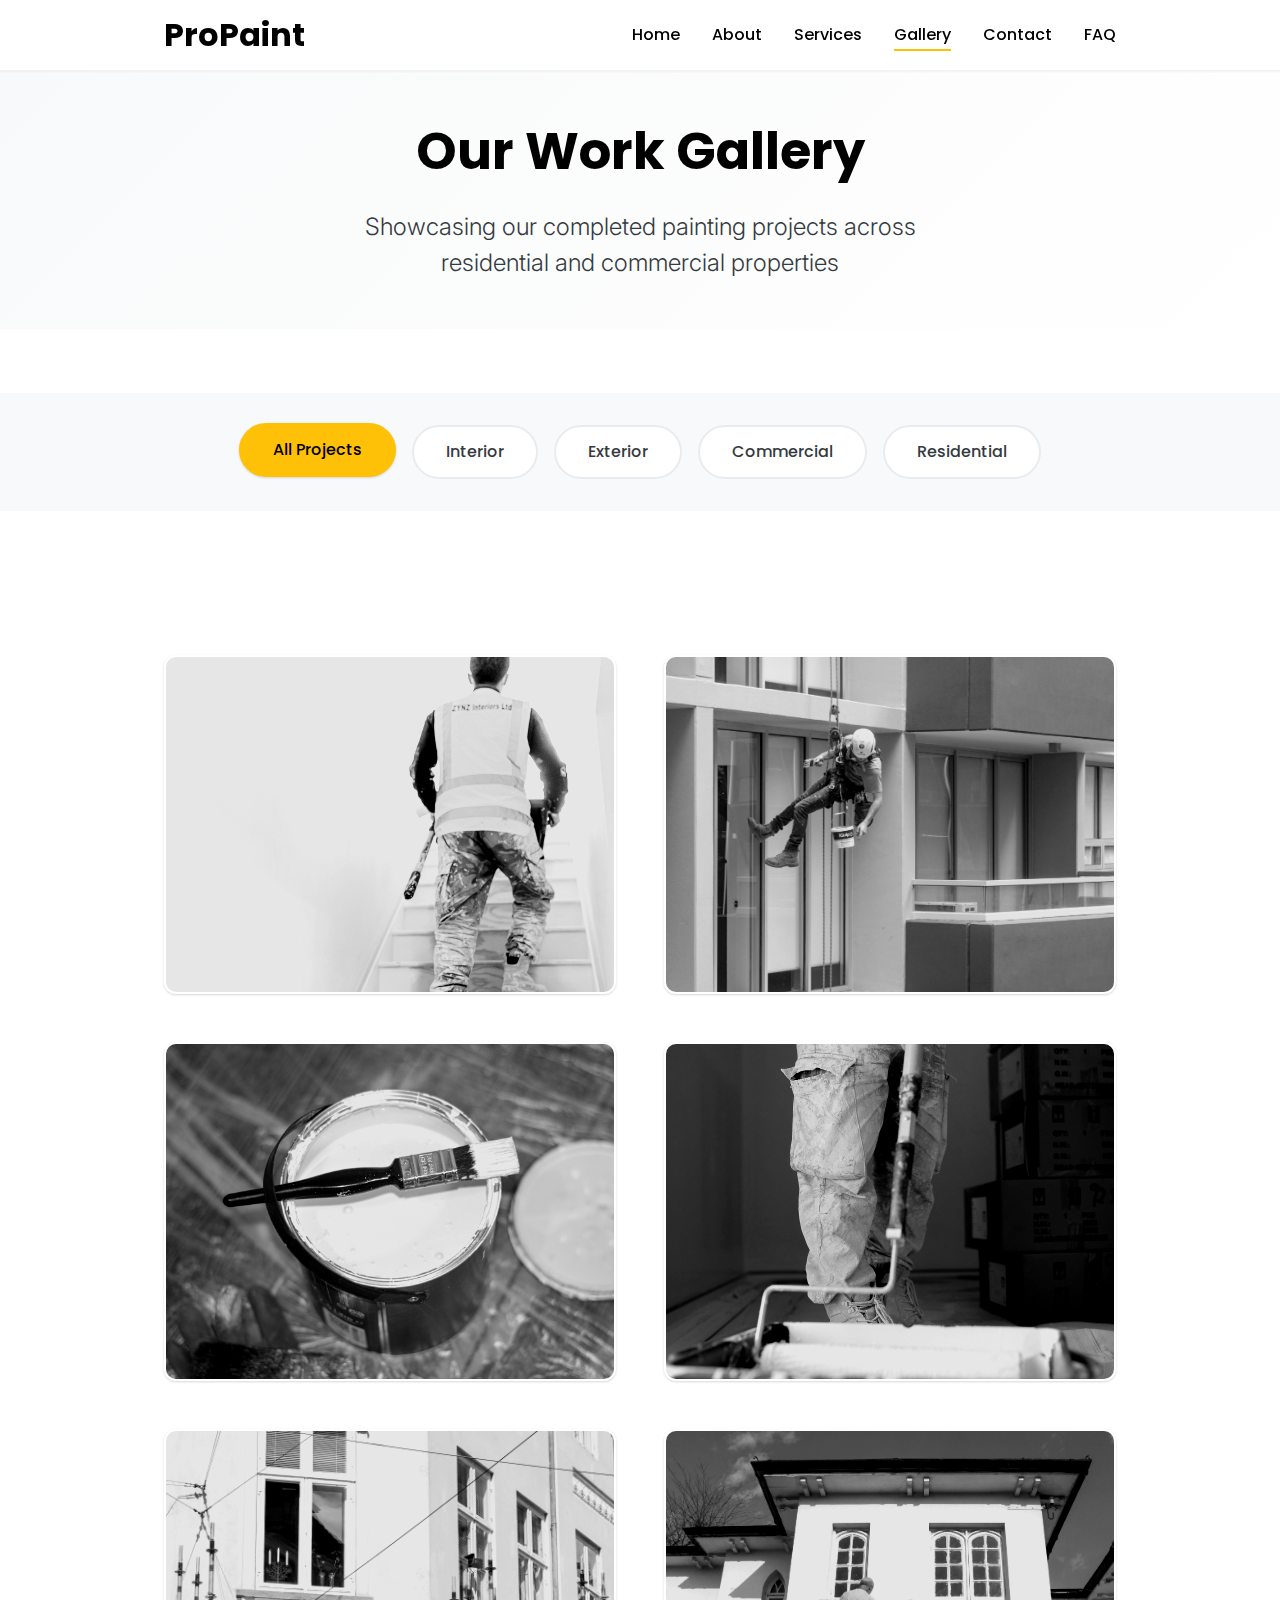
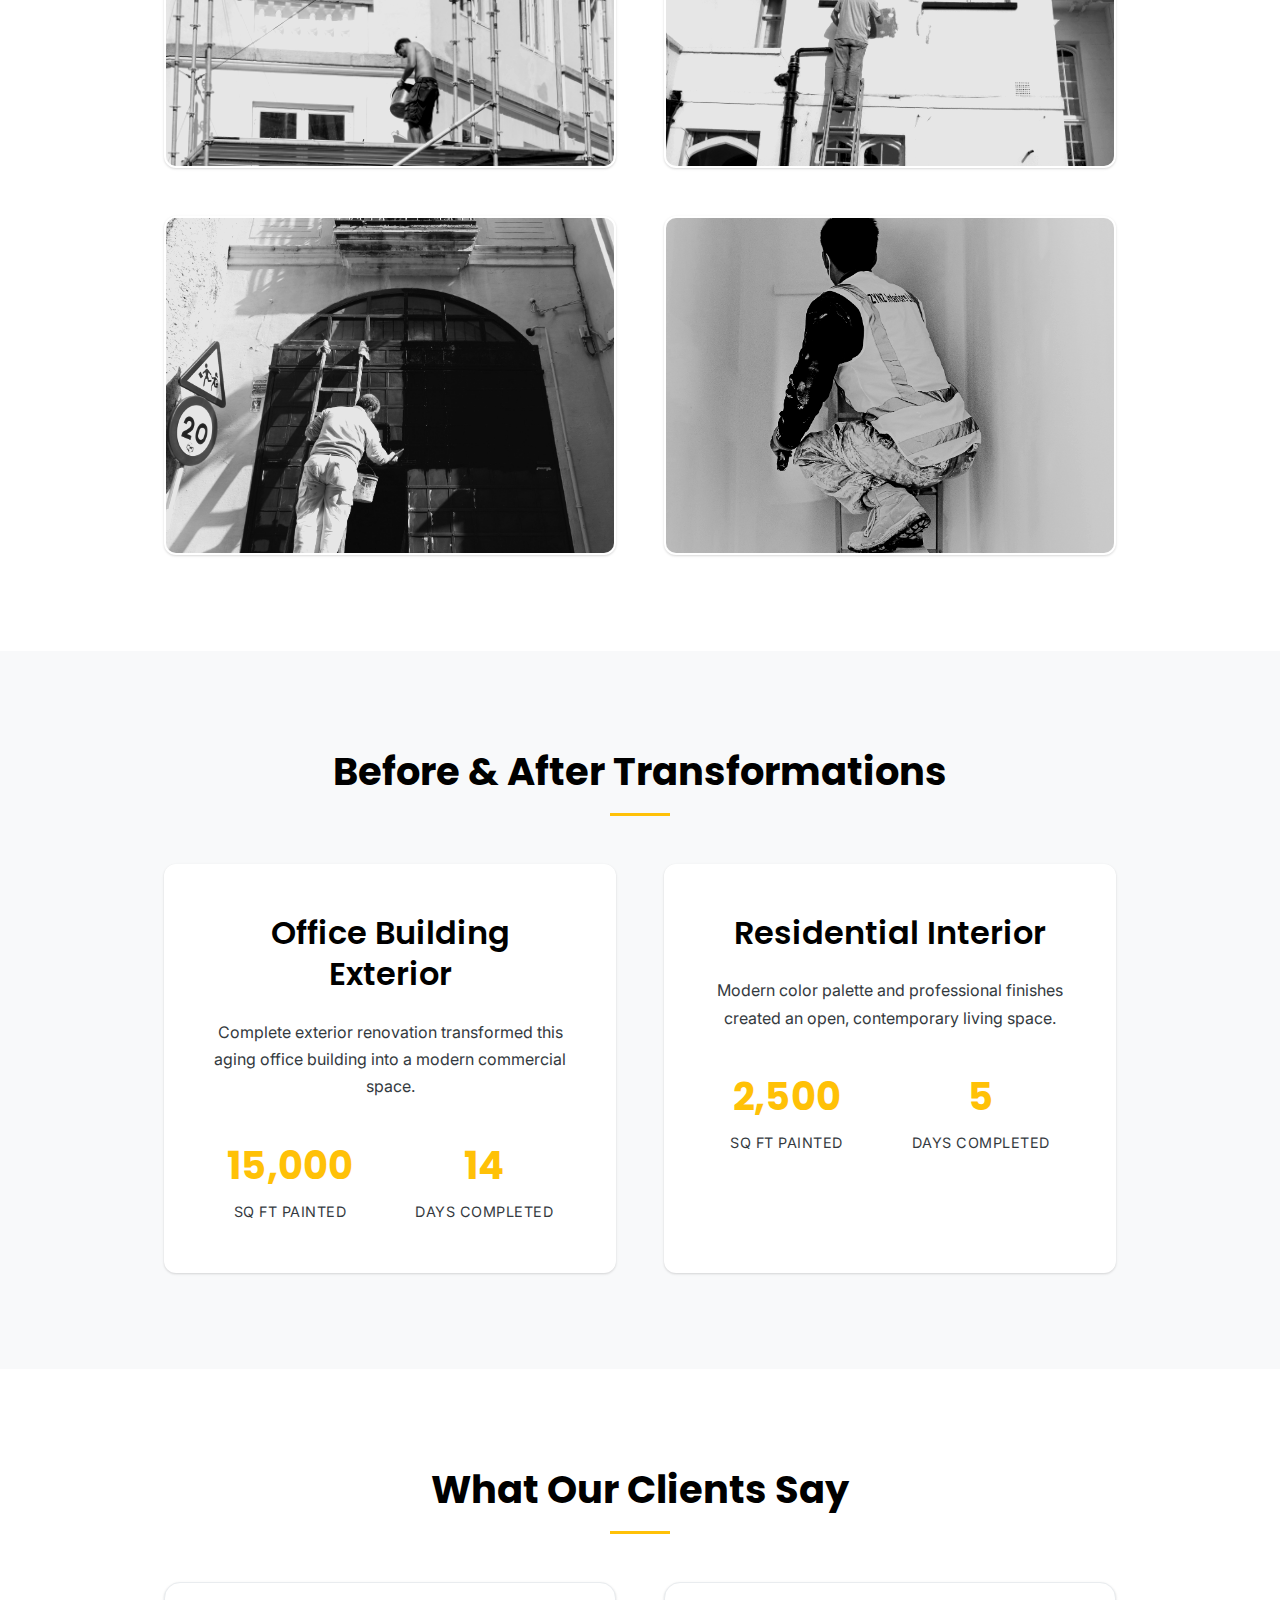
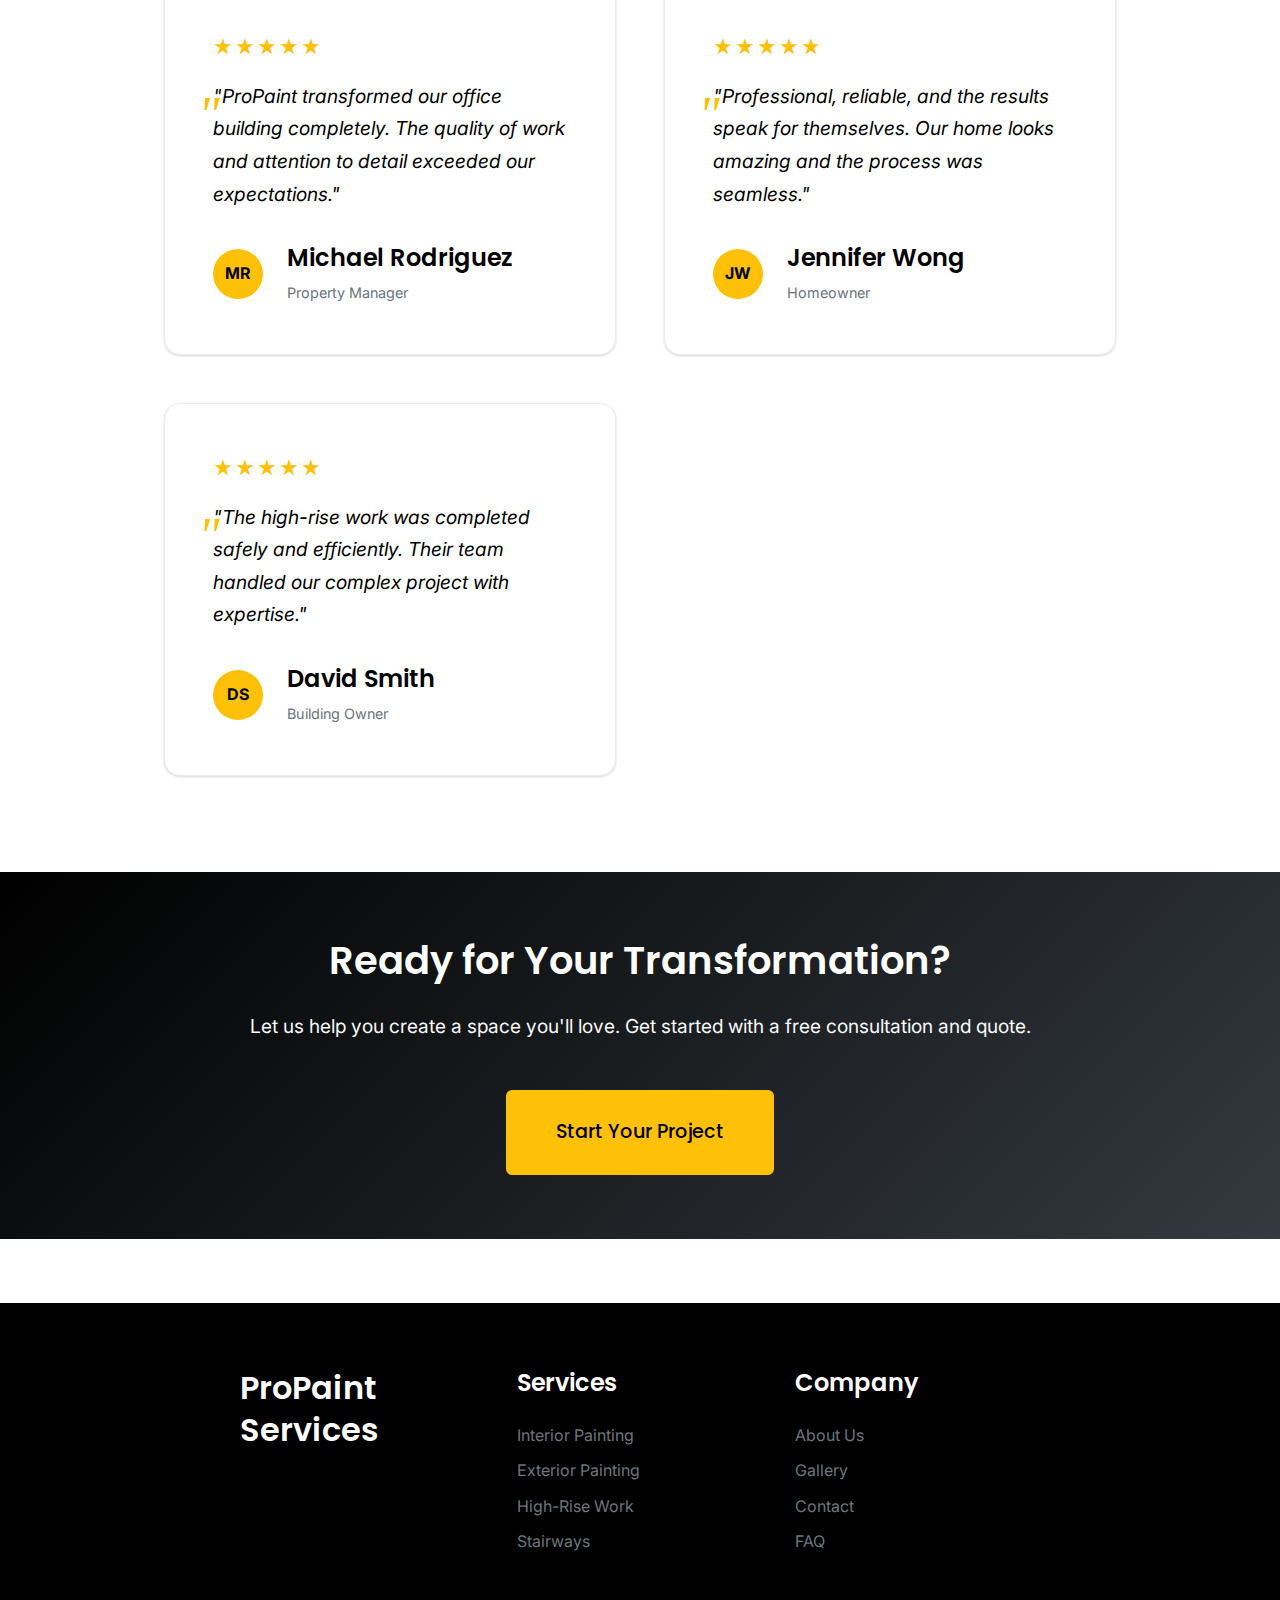
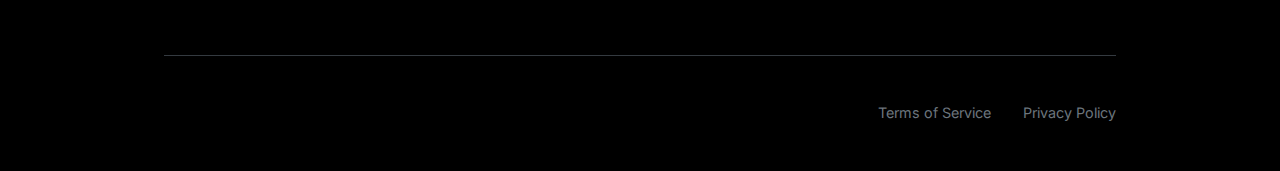
<file: pages/gallery.html>
<!DOCTYPE html>
<html lang="en">
<head>
    <meta charset="UTF-8">
    <meta name="viewport" content="width=device-width, initial-scale=1.0">
    <title>Gallery - ProPaint Services</title>
    <meta name="description" content="View our portfolio of completed painting projects including interior, exterior, high-rise, and commercial work.">
    
    <!-- Fonts -->
    <link rel="preconnect" href="https://fonts.googleapis.com">
    <link rel="preconnect" href="https://fonts.gstatic.com" crossorigin>
    <link href="https://fonts.googleapis.com/css2?family=Inter:wght@300;400;500;600&family=Poppins:wght@400;500;600;700&display=swap" rel="stylesheet">
    
    <!-- Stylesheets -->
    <link rel="stylesheet" href="../assets/css/reset.css">
    <link rel="stylesheet" href="../assets/css/main.css">
    <link rel="stylesheet" href="../assets/css/layout.css">
    <link rel="stylesheet" href="../assets/css/gallery.css">
</head>
<body>
    <!-- Navigation -->
    <nav class="navbar" id="navbar">
        <div class="nav-container">
            <div class="nav-logo">
                <h2><a href="../index.html">ProPaint</a></h2>
            </div>
            <ul class="nav-menu" id="nav-menu">
                <li><a href="../index.html" class="nav-link">Home</a></li>
                <li><a href="about.html" class="nav-link">About</a></li>
                <li><a href="services.html" class="nav-link">Services</a></li>
                <li><a href="gallery.html" class="nav-link active">Gallery</a></li>
                <li><a href="contact.html" class="nav-link">Contact</a></li>
                <li><a href="faq.html" class="nav-link">FAQ</a></li>
            </ul>
            <div class="nav-toggle" id="nav-toggle">
                <span class="bar"></span>
                <span class="bar"></span>
                <span class="bar"></span>
            </div>
        </div>
    </nav>

    <!-- Page Header -->
    <header class="page-header">
        <div class="container">
            <h1 class="page-title">Our Work Gallery</h1>
            <p class="page-subtitle">Showcasing our completed painting projects across residential and commercial properties</p>
        </div>
    </header>

    <!-- Main Content -->
    <main class="page-content">
        <!-- Gallery Filters -->
        <section class="gallery-filters">
            <div class="container">
                <div class="filter-buttons">
                    <button class="filter-btn active" data-filter="all">All Projects</button>
                    <button class="filter-btn" data-filter="interior">Interior</button>
                    <button class="filter-btn" data-filter="exterior">Exterior</button>
                    <button class="filter-btn" data-filter="commercial">Commercial</button>
                    <button class="filter-btn" data-filter="residential">Residential</button>
                </div>
            </div>
        </section>

        <!-- Gallery Grid -->
        <section class="gallery-section">
            <div class="container">
                <div class="gallery-grid" id="gallery-grid">
                    
                    <!-- Gallery Item 1 -->
                    <div class="gallery-item" data-category="exterior commercial">
                        <img src="../images/callum-hill-DJEkxDFAci8-unsplash.jpg" alt="Commercial building exterior painting project">
                        <div class="gallery-overlay">
                            <div class="gallery-info">
                                <h3>Commercial Building Exterior</h3>
                                <p>Multi-story office building complete refresh</p>
                                <span class="project-type">Exterior • Commercial</span>
                            </div>
                        </div>
                    </div>

                    <!-- Gallery Item 2 -->
                    <div class="gallery-item" data-category="exterior residential">
                        <img src="../images/johan-mouchet-qDLdKMBmC6o-unsplash.jpg" alt="Residential exterior painting with scaffolding">
                        <div class="gallery-overlay">
                            <div class="gallery-info">
                                <h3>Residential Facade Renovation</h3>
                                <p>Complete exterior painting and restoration</p>
                                <span class="project-type">Exterior • Residential</span>
                            </div>
                        </div>
                    </div>

                    <!-- Gallery Item 3 -->
                    <div class="gallery-item" data-category="commercial">
                        <img src="../images/henry-perks-dw5fYCa8kFs-unsplash.jpg" alt="Industrial painting project">
                        <div class="gallery-overlay">
                            <div class="gallery-info">
                                <h3>Industrial Complex</h3>
                                <p>Large-scale commercial painting project</p>
                                <span class="project-type">Commercial • Industrial</span>
                            </div>
                        </div>
                    </div>

                    <!-- Gallery Item 4 -->
                    <div class="gallery-item" data-category="interior residential">
                        <img src="../images/callum-hill-f1UwaROA2UQ-unsplash.jpg" alt="Interior painting project">
                        <div class="gallery-overlay">
                            <div class="gallery-info">
                                <h3>Modern Interior Transformation</h3>
                                <p>Complete interior painting and color consultation</p>
                                <span class="project-type">Interior • Residential</span>
                            </div>
                        </div>
                    </div>

                    <!-- Gallery Item 5 -->
                    <div class="gallery-item" data-category="exterior commercial">
                        <img src="../images/kai-pilger-GQm9dBlUv4M-unsplash.jpg" alt="Stairway painting project">
                        <div class="gallery-overlay">
                            <div class="gallery-info">
                                <h3>Commercial Stairway Restoration</h3>
                                <p>Professional stairwell painting and railings</p>
                                <span class="project-type">Exterior • Commercial</span>
                            </div>
                        </div>
                    </div>

                    <!-- Gallery Item 6 -->
                    <div class="gallery-item" data-category="residential">
                        <img src="../images/flow-clark-ioOlenqfMqA-unsplash.jpg" alt="Residential painting project">
                        <div class="gallery-overlay">
                            <div class="gallery-info">
                                <h3>Residential Color Refresh</h3>
                                <p>Interior and exterior color coordination</p>
                                <span class="project-type">Residential • Full Service</span>
                            </div>
                        </div>
                    </div>

                    <!-- Gallery Item 7 -->
                    <div class="gallery-item" data-category="commercial">
                        <img src="../images/nomadic-julien-eEjD0kK1NHY-unsplash.jpg" alt="Urban commercial project">
                        <div class="gallery-overlay">
                            <div class="gallery-info">
                                <h3>Urban Commercial District</h3>
                                <p>Multi-building commercial painting project</p>
                                <span class="project-type">Commercial • Urban</span>
                            </div>
                        </div>
                    </div>

                    <!-- Gallery Item 8 -->
                    <div class="gallery-item" data-category="exterior residential">
                        <img src="../images/callum-hill-JR403KAH97U-unsplash.jpg" alt="Residential exterior work">
                        <div class="gallery-overlay">
                            <div class="gallery-info">
                                <h3>Historic Home Restoration</h3>
                                <p>Careful restoration of period architecture</p>
                                <span class="project-type">Exterior • Historic</span>
                            </div>
                        </div>
                    </div>

                </div>
            </div>
        </section>

        <!-- Before/After Section -->
        <section class="before-after-section">
            <div class="container">
                <h2 class="section-title">Before & After Transformations</h2>
                <div class="before-after-grid">
                    <div class="before-after-card">
                        <h3>Office Building Exterior</h3>
                        <p>Complete exterior renovation transformed this aging office building into a modern commercial space.</p>
                        <div class="transformation-stats">
                            <div class="stat">
                                <span class="stat-number">15,000</span>
                                <span class="stat-label">sq ft painted</span>
                            </div>
                            <div class="stat">
                                <span class="stat-number">14</span>
                                <span class="stat-label">days completed</span>
                            </div>
                        </div>
                    </div>
                    <div class="before-after-card">
                        <h3>Residential Interior</h3>
                        <p>Modern color palette and professional finishes created an open, contemporary living space.</p>
                        <div class="transformation-stats">
                            <div class="stat">
                                <span class="stat-number">2,500</span>
                                <span class="stat-label">sq ft painted</span>
                            </div>
                            <div class="stat">
                                <span class="stat-number">5</span>
                                <span class="stat-label">days completed</span>
                            </div>
                        </div>
                    </div>
                </div>
            </div>
        </section>

        <!-- Client Testimonials -->
        <section class="gallery-testimonials">
            <div class="container">
                <h2 class="section-title">What Our Clients Say</h2>
                <div class="testimonial-grid">
                    <div class="testimonial-card">
                        <div class="star-rating">
                            <span class="star">★</span>
                            <span class="star">★</span>
                            <span class="star">★</span>
                            <span class="star">★</span>
                            <span class="star">★</span>
                        </div>
                        <p class="testimonial-quote">"ProPaint transformed our office building completely. The quality of work and attention to detail exceeded our expectations."</p>
                        <div class="testimonial-author">
                            <div class="testimonial-avatar">MR</div>
                            <div class="testimonial-info">
                                <h4>Michael Rodriguez</h4>
                                <p>Property Manager</p>
                            </div>
                        </div>
                    </div>
                    <div class="testimonial-card">
                        <div class="star-rating">
                            <span class="star">★</span>
                            <span class="star">★</span>
                            <span class="star">★</span>
                            <span class="star">★</span>
                            <span class="star">★</span>
                        </div>
                        <p class="testimonial-quote">"Professional, reliable, and the results speak for themselves. Our home looks amazing and the process was seamless."</p>
                        <div class="testimonial-author">
                            <div class="testimonial-avatar">JW</div>
                            <div class="testimonial-info">
                                <h4>Jennifer Wong</h4>
                                <p>Homeowner</p>
                            </div>
                        </div>
                    </div>
                    <div class="testimonial-card">
                        <div class="star-rating">
                            <span class="star">★</span>
                            <span class="star">★</span>
                            <span class="star">★</span>
                            <span class="star">★</span>
                            <span class="star">★</span>
                        </div>
                        <p class="testimonial-quote">"The high-rise work was completed safely and efficiently. Their team handled our complex project with expertise."</p>
                        <div class="testimonial-author">
                            <div class="testimonial-avatar">DS</div>
                            <div class="testimonial-info">
                                <h4>David Smith</h4>
                                <p>Building Owner</p>
                            </div>
                        </div>
                    </div>
                </div>
            </div>
        </section>

        <!-- CTA Section -->
        <section class="cta-section">
            <div class="container">
                <div class="cta-content">
                    <h2>Ready for Your Transformation?</h2>
                    <p>Let us help you create a space you'll love. Get started with a free consultation and quote.</p>
                    <a href="contact.html" class="btn btn-primary btn-large">Start Your Project</a>
                </div>
            </div>
        </section>
    </main>

    <!-- Footer -->
    <footer class="footer">
        <div class="container">
            <div class="footer-content">
                <div class="footer-section">
                    <h3>ProPaint Services</h3>
                    <p>Professional painting and handyman services for residential and commercial properties.</p>
                </div>
                <div class="footer-section">
                    <h4>Services</h4>
                    <ul>
                        <li><a href="services.html">Interior Painting</a></li>
                        <li><a href="services.html">Exterior Painting</a></li>
                        <li><a href="services.html">High-Rise Work</a></li>
                        <li><a href="services.html">Stairways</a></li>
                    </ul>
                </div>
                <div class="footer-section">
                    <h4>Company</h4>
                    <ul>
                        <li><a href="about.html">About Us</a></li>
                        <li><a href="gallery.html">Gallery</a></li>
                        <li><a href="contact.html">Contact</a></li>
                        <li><a href="faq.html">FAQ</a></li>
                    </ul>
                </div>
            </div>
            <div class="footer-bottom">
                <p>&copy; 2024 ProPaint Services. All rights reserved.</p>
                <div class="footer-links">
                    <a href="terms.html">Terms of Service</a>
                    <a href="privacy.html">Privacy Policy</a>
                </div>
            </div>
        </div>
    </footer>

    <!-- Scripts -->
    <script src="../assets/js/scroll.js"></script>
    <script>
        // Gallery Filtering
        document.addEventListener('DOMContentLoaded', function() {
            const filterBtns = document.querySelectorAll('.filter-btn');
            const galleryItems = document.querySelectorAll('.gallery-item');
            
            filterBtns.forEach(btn => {
                btn.addEventListener('click', function() {
                    const filter = this.getAttribute('data-filter');
                    
                    // Update active button
                    filterBtns.forEach(otherBtn => otherBtn.classList.remove('active'));
                    this.classList.add('active');
                    
                    // Filter gallery items
                    galleryItems.forEach(item => {
                        if (filter === 'all' || item.getAttribute('data-category').includes(filter)) {
                            item.style.display = 'block';
                            item.style.animation = 'fadeIn 0.5s ease';
                        } else {
                            item.style.display = 'none';
                        }
                    });
                });
            });
        });
    </script>
</body>
</html>
</file>
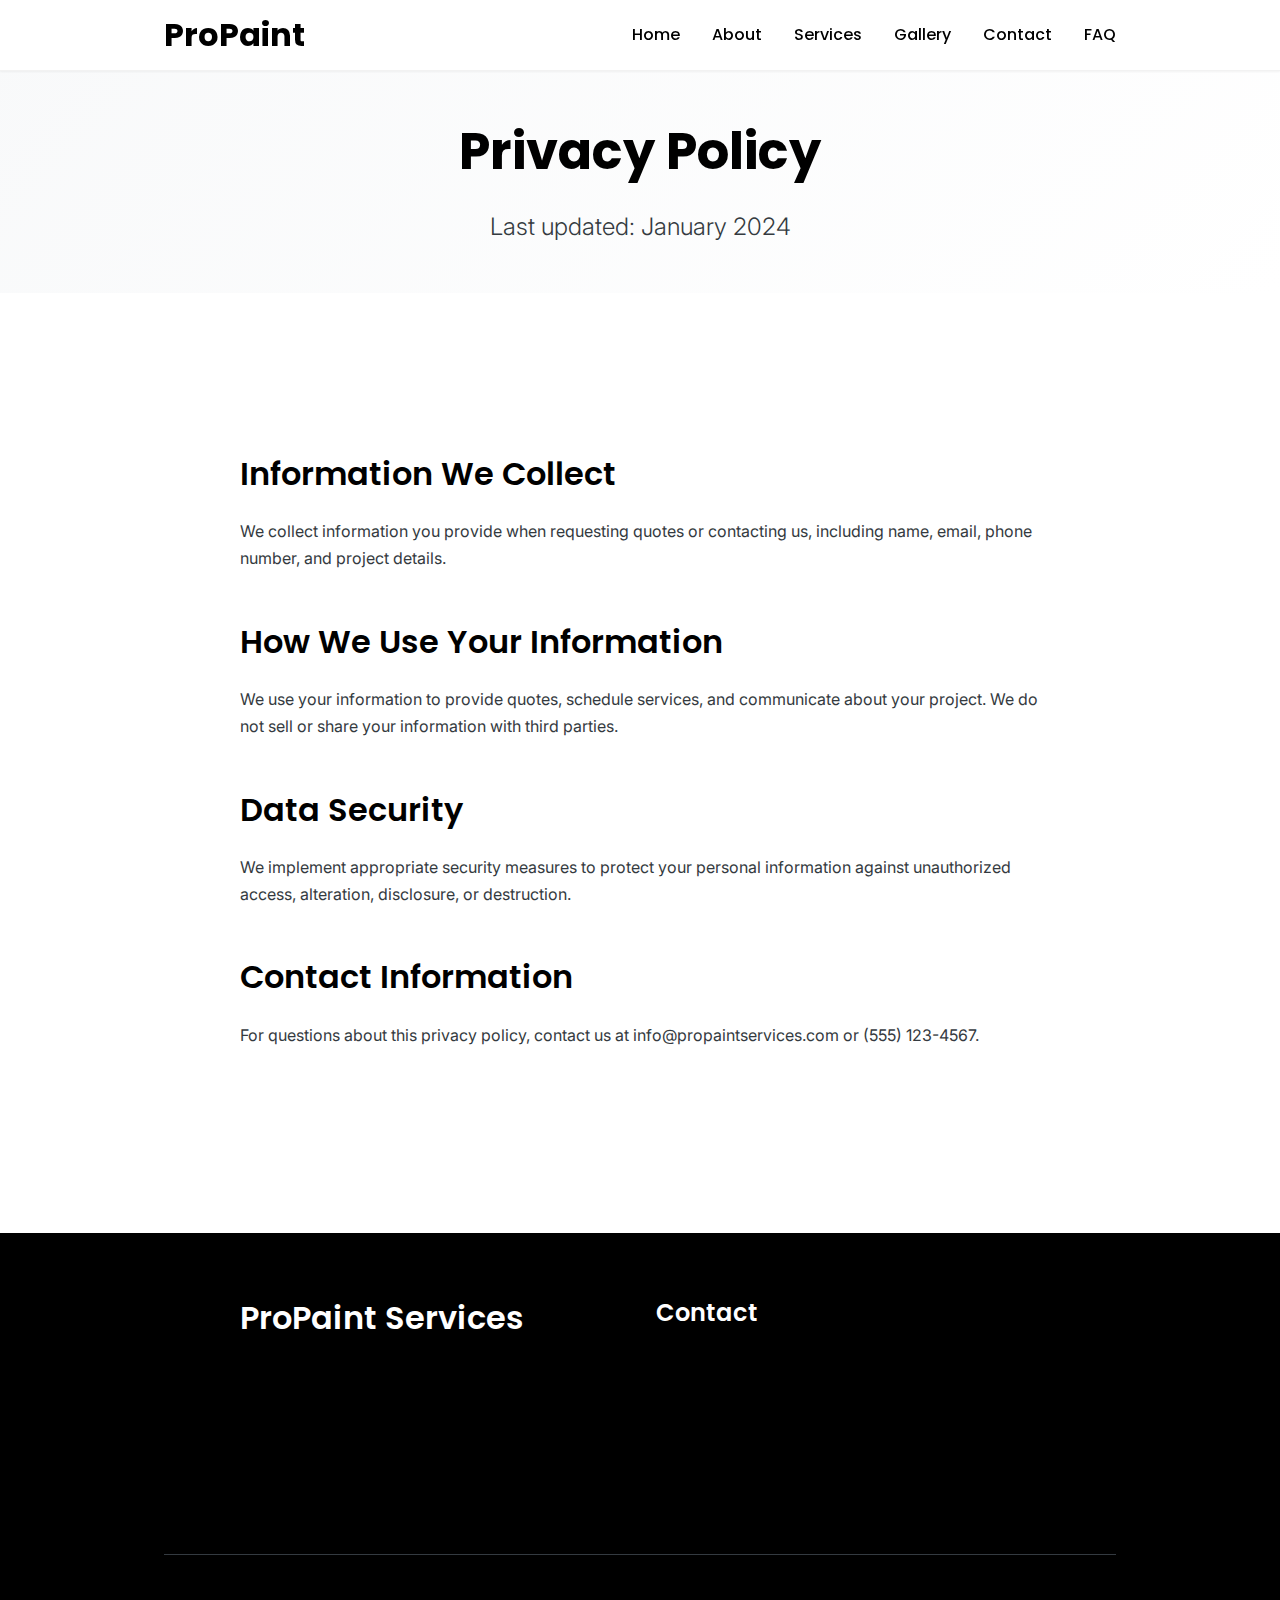
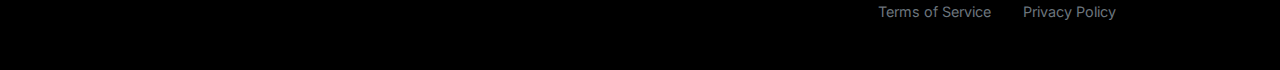
<file: pages/privacy.html>
<!DOCTYPE html>
<html lang="en">
<head>
    <meta charset="UTF-8">
    <meta name="viewport" content="width=device-width, initial-scale=1.0">
    <title>Privacy Policy - ProPaint Services</title>
    
    <!-- Fonts -->
    <link rel="preconnect" href="https://fonts.googleapis.com">
    <link rel="preconnect" href="https://fonts.gstatic.com" crossorigin>
    <link href="https://fonts.googleapis.com/css2?family=Inter:wght@300;400;500;600&family=Poppins:wght@400;500;600;700&display=swap" rel="stylesheet">
    
    <!-- Stylesheets -->
    <link rel="stylesheet" href="../assets/css/reset.css">
    <link rel="stylesheet" href="../assets/css/main.css">
    <link rel="stylesheet" href="../assets/css/layout.css">
</head>
<body>
    <!-- Navigation -->
    <nav class="navbar" id="navbar">
        <div class="nav-container">
            <div class="nav-logo">
                <h2><a href="../index.html">ProPaint</a></h2>
            </div>
            <ul class="nav-menu" id="nav-menu">
                <li><a href="../index.html" class="nav-link">Home</a></li>
                <li><a href="about.html" class="nav-link">About</a></li>
                <li><a href="services.html" class="nav-link">Services</a></li>
                <li><a href="gallery.html" class="nav-link">Gallery</a></li>
                <li><a href="contact.html" class="nav-link">Contact</a></li>
                <li><a href="faq.html" class="nav-link">FAQ</a></li>
            </ul>
            <div class="nav-toggle" id="nav-toggle">
                <span class="bar"></span>
                <span class="bar"></span>
                <span class="bar"></span>
            </div>
        </div>
    </nav>

    <!-- Page Header -->
    <header class="page-header">
        <div class="container">
            <h1 class="page-title">Privacy Policy</h1>
            <p class="page-subtitle">Last updated: January 2024</p>
        </div>
    </header>

    <!-- Main Content -->
    <main class="page-content">
        <section class="legal-content">
            <div class="container">
                <div class="legal-text">
                    <h2>Information We Collect</h2>
                    <p>We collect information you provide when requesting quotes or contacting us, including name, email, phone number, and project details.</p>

                    <h2>How We Use Your Information</h2>
                    <p>We use your information to provide quotes, schedule services, and communicate about your project. We do not sell or share your information with third parties.</p>

                    <h2>Data Security</h2>
                    <p>We implement appropriate security measures to protect your personal information against unauthorized access, alteration, disclosure, or destruction.</p>

                    <h2>Contact Information</h2>
                    <p>For questions about this privacy policy, contact us at info@propaintservices.com or (555) 123-4567.</p>
                </div>
            </div>
        </section>
    </main>

    <!-- Footer -->
    <footer class="footer">
        <div class="container">
            <div class="footer-content">
                <div class="footer-section">
                    <h3>ProPaint Services</h3>
                    <p>Professional painting and handyman services for residential and commercial properties.</p>
                </div>
                <div class="footer-section">
                    <h4>Contact</h4>
                    <p>Email: info@propaintservices.com</p>
                    <p>Phone: (555) 123-4567</p>
                    <p>Service Area: Metro Area</p>
                </div>
            </div>
            <div class="footer-bottom">
                <p>&copy; 2024 ProPaint Services. All rights reserved.</p>
                <div class="footer-links">
                    <a href="terms.html">Terms of Service</a>
                    <a href="privacy.html">Privacy Policy</a>
                </div>
            </div>
        </div>
    </footer>

    <!-- Scripts -->
    <script src="../assets/js/scroll.js"></script>
</body>
</html>
</file>
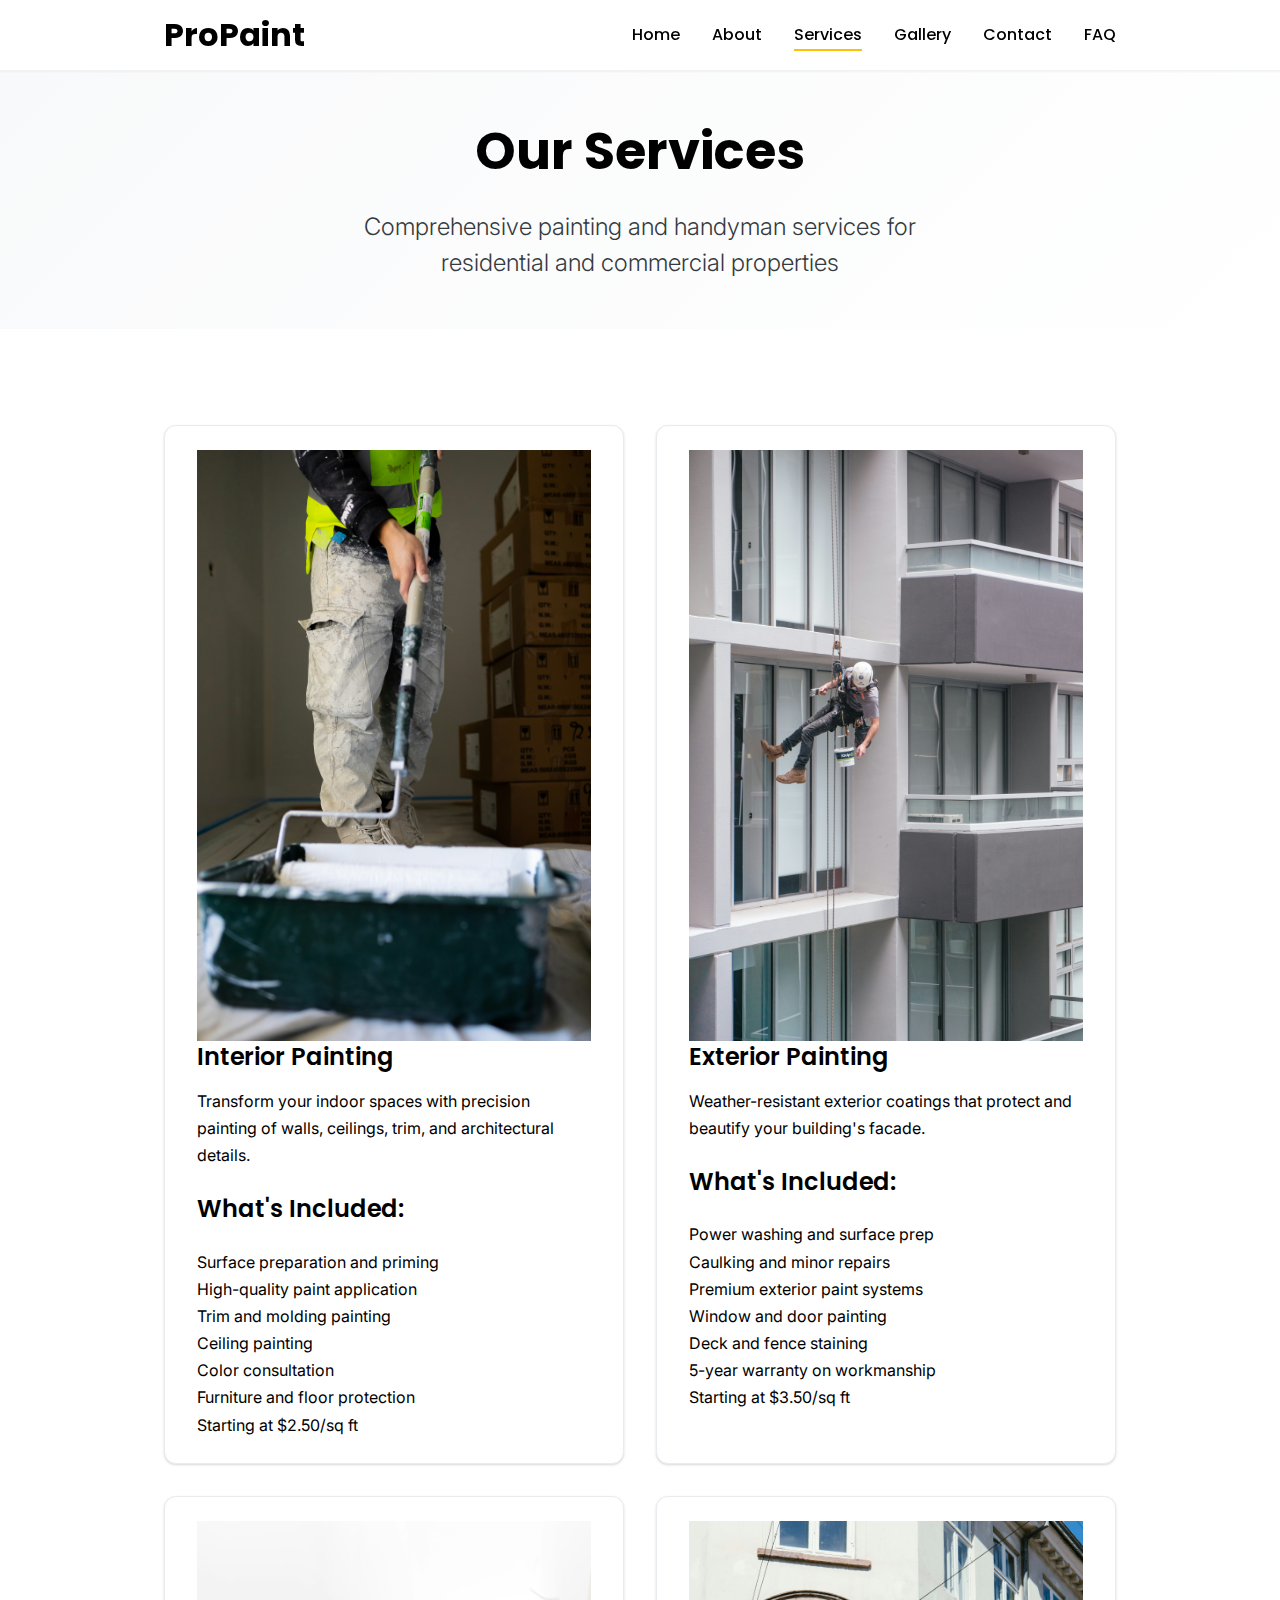
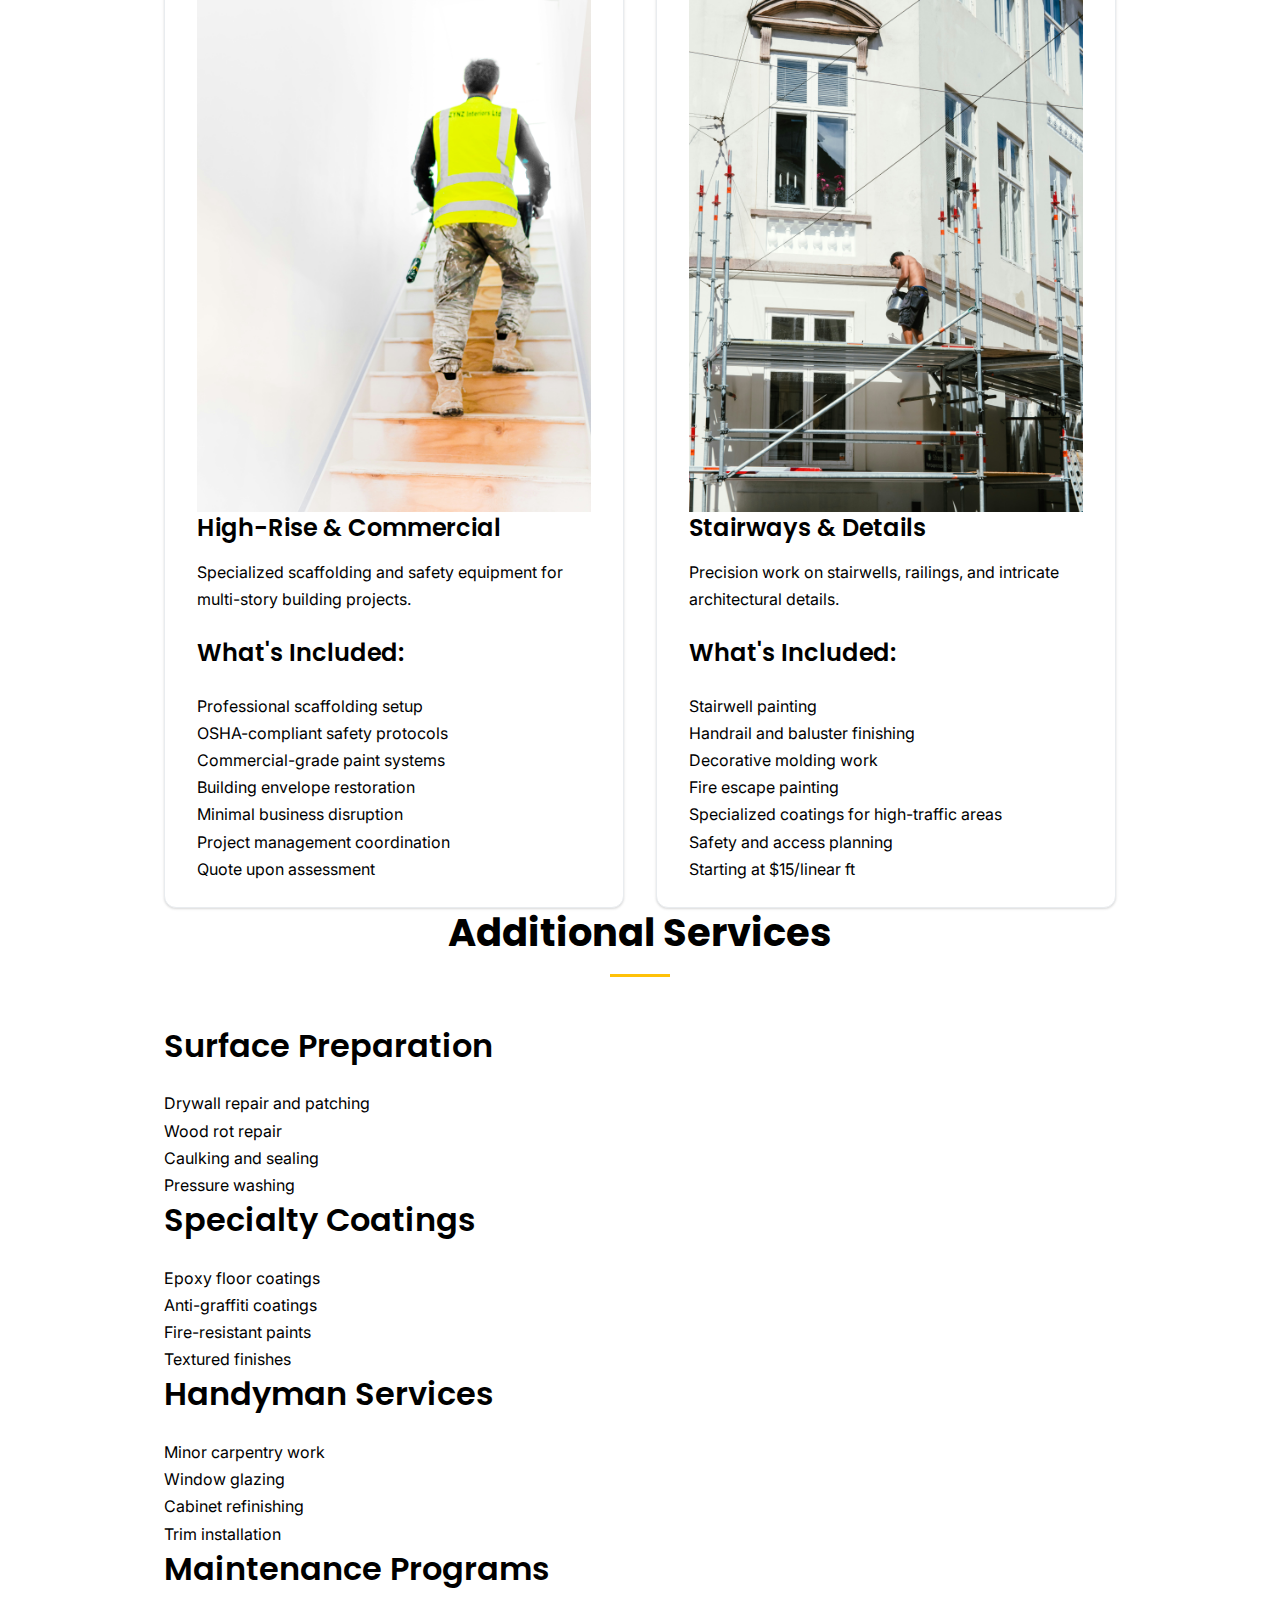
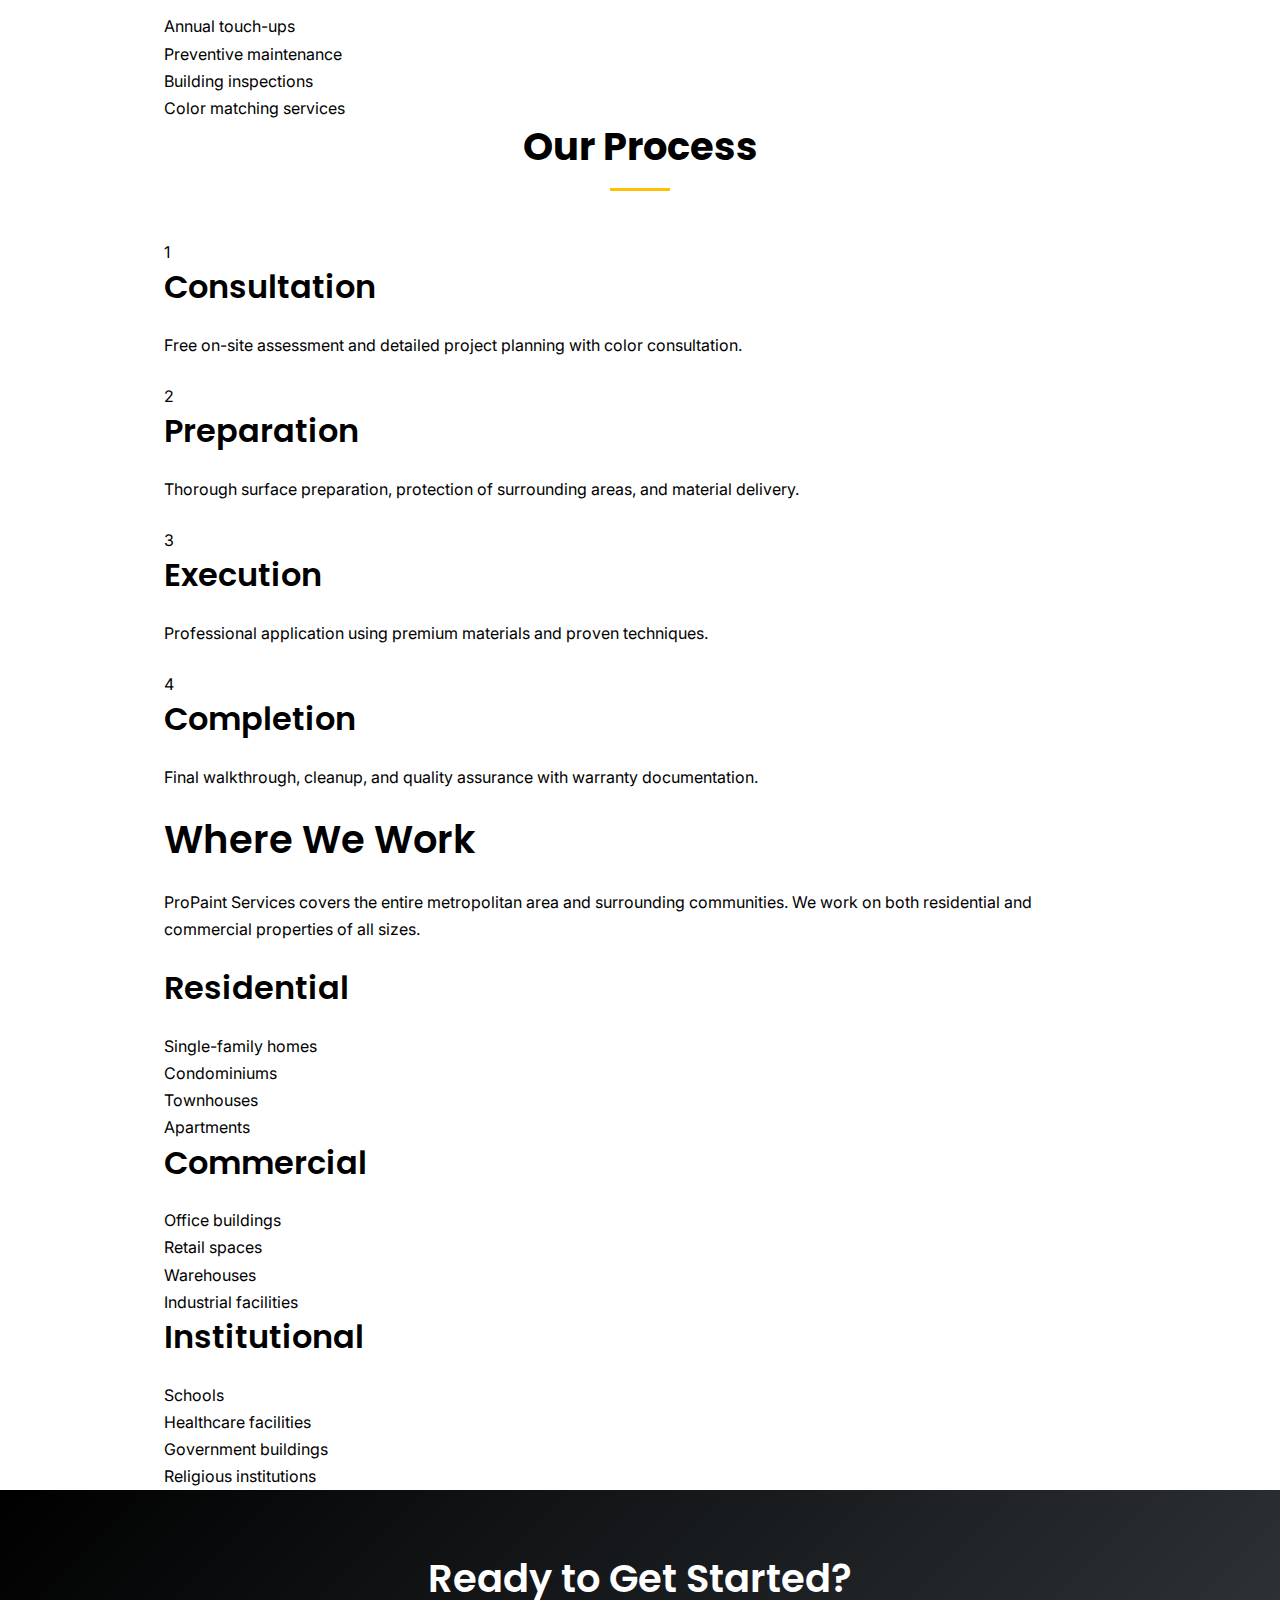
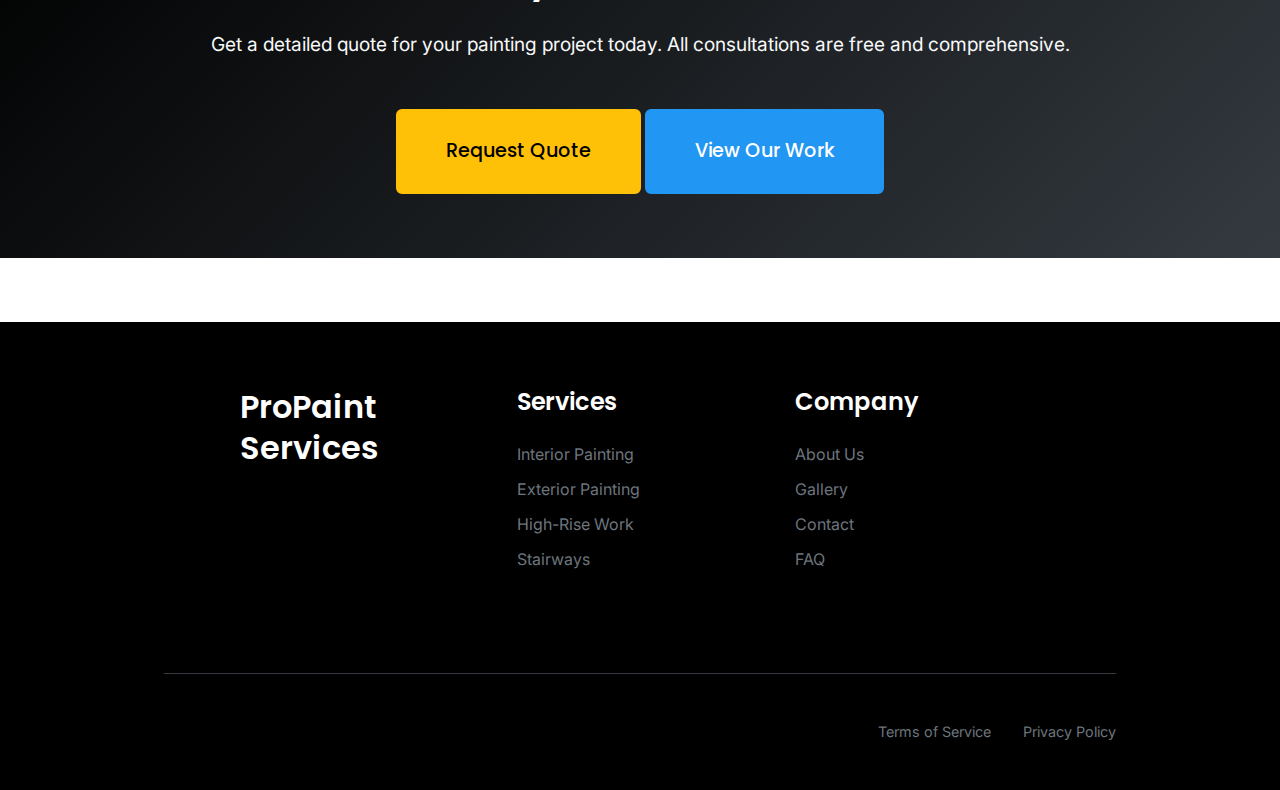
<file: pages/services.html>
<!DOCTYPE html>
<html lang="en">
<head>
    <meta charset="UTF-8">
    <meta name="viewport" content="width=device-width, initial-scale=1.0">
    <title>Our Services - ProPaint Services</title>
    <meta name="description" content="Professional Painting<br>
                Services including interior walls, exterior painting, high-rise facades, stairways, and industrial painting projects.">
    
    <!-- Fonts -->
    <link rel="preconnect" href="https://fonts.googleapis.com">
    <link rel="preconnect" href="https://fonts.gstatic.com" crossorigin>
    <link href="https://fonts.googleapis.com/css2?family=Inter:wght@300;400;500;600&family=Poppins:wght@400;500;600;700&display=swap" rel="stylesheet">
    
    <!-- Stylesheets -->
    <link rel="stylesheet" href="../assets/css/reset.css">
    <link rel="stylesheet" href="../assets/css/main.css">
    <link rel="stylesheet" href="../assets/css/layout.css">
</head>
<body>
    <!-- Navigation -->
    <nav class="navbar" id="navbar">
        <div class="nav-container">
            <div class="nav-logo">
                <h2><a href="../index.html">ProPaint</a></h2>
            </div>
            <ul class="nav-menu" id="nav-menu">
                <li><a href="../index.html" class="nav-link">Home</a></li>
                <li><a href="about.html" class="nav-link">About</a></li>
                <li><a href="services.html" class="nav-link active">Services</a></li>
                <li><a href="gallery.html" class="nav-link">Gallery</a></li>
                <li><a href="contact.html" class="nav-link">Contact</a></li>
                <li><a href="faq.html" class="nav-link">FAQ</a></li>
            </ul>
            <div class="nav-toggle" id="nav-toggle">
                <span class="bar"></span>
                <span class="bar"></span>
                <span class="bar"></span>
            </div>
        </div>
    </nav>

    <!-- Page Header -->
    <header class="page-header">
        <div class="container">
            <h1 class="page-title">Our Services</h1>
            <p class="page-subtitle">Comprehensive painting and handyman services for residential and commercial properties</p>
        </div>
    </header>

    <!-- Main Content -->
    <main class="page-content">
        <!-- Service Categories -->
        <section class="service-categories">
            <div class="container">
                <div class="services-grid">
                    <div class="service-card detailed">
                        <div class="service-image">
                            <img src="../images/callum-hill-f1UwaROA2UQ-unsplash.jpg" alt="Interior painting service">
                        </div>
                        <div class="service-info">
                            <h3>Interior Painting</h3>
                            <p>Transform your indoor spaces with precision painting of walls, ceilings, trim, and architectural details.</p>
                            
                            <h4>What's Included:</h4>
                            <ul>
                                <li>Surface preparation and priming</li>
                                <li>High-quality paint application</li>
                                <li>Trim and molding painting</li>
                                <li>Ceiling painting</li>
                                <li>Color consultation</li>
                                <li>Furniture and floor protection</li>
                            </ul>
                            
                            <div class="service-pricing">
                                <span class="price-range">Starting at $2.50/sq ft</span>
                            </div>
                        </div>
                    </div>

                    <div class="service-card detailed">
                        <div class="service-image">
                            <img src="../images/johan-mouchet-qDLdKMBmC6o-unsplash.jpg" alt="Exterior painting service">
                        </div>
                        <div class="service-info">
                            <h3>Exterior Painting</h3>
                            <p>Weather-resistant exterior coatings that protect and beautify your building's facade.</p>
                            
                            <h4>What's Included:</h4>
                            <ul>
                                <li>Power washing and surface prep</li>
                                <li>Caulking and minor repairs</li>
                                <li>Premium exterior paint systems</li>
                                <li>Window and door painting</li>
                                <li>Deck and fence staining</li>
                                <li>5-year warranty on workmanship</li>
                            </ul>
                            
                            <div class="service-pricing">
                                <span class="price-range">Starting at $3.50/sq ft</span>
                            </div>
                        </div>
                    </div>

                    <div class="service-card detailed">
                        <div class="service-image">
                            <img src="../images/callum-hill-DJEkxDFAci8-unsplash.jpg" alt="High-rise painting service">
                        </div>
                        <div class="service-info">
                            <h3>High-Rise & Commercial</h3>
                            <p>Specialized scaffolding and safety equipment for multi-story building projects.</p>
                            
                            <h4>What's Included:</h4>
                            <ul>
                                <li>Professional scaffolding setup</li>
                                <li>OSHA-compliant safety protocols</li>
                                <li>Commercial-grade paint systems</li>
                                <li>Building envelope restoration</li>
                                <li>Minimal business disruption</li>
                                <li>Project management coordination</li>
                            </ul>
                            
                            <div class="service-pricing">
                                <span class="price-range">Quote upon assessment</span>
                            </div>
                        </div>
                    </div>

                    <div class="service-card detailed">
                        <div class="service-image">
                            <img src="../images/kai-pilger-GQm9dBlUv4M-unsplash.jpg" alt="Stairway painting service">
                        </div>
                        <div class="service-info">
                            <h3>Stairways & Details</h3>
                            <p>Precision work on stairwells, railings, and intricate architectural details.</p>
                            
                            <h4>What's Included:</h4>
                            <ul>
                                <li>Stairwell painting</li>
                                <li>Handrail and baluster finishing</li>
                                <li>Decorative molding work</li>
                                <li>Fire escape painting</li>
                                <li>Specialized coatings for high-traffic areas</li>
                                <li>Safety and access planning</li>
                            </ul>
                            
                            <div class="service-pricing">
                                <span class="price-range">Starting at $15/linear ft</span>
                            </div>
                        </div>
                    </div>
                </div>
            </div>
        </section>

        <!-- Additional Services -->
        <section class="additional-services">
            <div class="container">
                <h2 class="section-title">Additional Services</h2>
                <div class="addon-services-grid">
                    <div class="addon-card">
                        <h3>Surface Preparation</h3>
                        <ul>
                            <li>Drywall repair and patching</li>
                            <li>Wood rot repair</li>
                            <li>Caulking and sealing</li>
                            <li>Pressure washing</li>
                        </ul>
                    </div>
                    <div class="addon-card">
                        <h3>Specialty Coatings</h3>
                        <ul>
                            <li>Epoxy floor coatings</li>
                            <li>Anti-graffiti coatings</li>
                            <li>Fire-resistant paints</li>
                            <li>Textured finishes</li>
                        </ul>
                    </div>
                    <div class="addon-card">
                        <h3>Handyman Services</h3>
                        <ul>
                            <li>Minor carpentry work</li>
                            <li>Window glazing</li>
                            <li>Cabinet refinishing</li>
                            <li>Trim installation</li>
                        </ul>
                    </div>
                    <div class="addon-card">
                        <h3>Maintenance Programs</h3>
                        <ul>
                            <li>Annual touch-ups</li>
                            <li>Preventive maintenance</li>
                            <li>Building inspections</li>
                            <li>Color matching services</li>
                        </ul>
                    </div>
                </div>
            </div>
        </section>

        <!-- Process Section -->
        <section class="our-process">
            <div class="container">
                <h2 class="section-title">Our Process</h2>
                <div class="process-steps">
                    <div class="process-step">
                        <div class="step-number">1</div>
                        <h3>Consultation</h3>
                        <p>Free on-site assessment and detailed project planning with color consultation.</p>
                    </div>
                    <div class="process-step">
                        <div class="step-number">2</div>
                        <h3>Preparation</h3>
                        <p>Thorough surface preparation, protection of surrounding areas, and material delivery.</p>
                    </div>
                    <div class="process-step">
                        <div class="step-number">3</div>
                        <h3>Execution</h3>
                        <p>Professional application using premium materials and proven techniques.</p>
                    </div>
                    <div class="process-step">
                        <div class="step-number">4</div>
                        <h3>Completion</h3>
                        <p>Final walkthrough, cleanup, and quality assurance with warranty documentation.</p>
                    </div>
                </div>
            </div>
        </section>

        <!-- Service Areas -->
        <section class="service-coverage">
            <div class="container">
                <div class="coverage-content">
                    <h2>Where We Work</h2>
                    <p>ProPaint Services covers the entire metropolitan area and surrounding communities. We work on both residential and commercial properties of all sizes.</p>
                    
                    <div class="coverage-types">
                        <div class="coverage-type">
                            <h3>Residential</h3>
                            <ul>
                                <li>Single-family homes</li>
                                <li>Condominiums</li>
                                <li>Townhouses</li>
                                <li>Apartments</li>
                            </ul>
                        </div>
                        <div class="coverage-type">
                            <h3>Commercial</h3>
                            <ul>
                                <li>Office buildings</li>
                                <li>Retail spaces</li>
                                <li>Warehouses</li>
                                <li>Industrial facilities</li>
                            </ul>
                        </div>
                        <div class="coverage-type">
                            <h3>Institutional</h3>
                            <ul>
                                <li>Schools</li>
                                <li>Healthcare facilities</li>
                                <li>Government buildings</li>
                                <li>Religious institutions</li>
                            </ul>
                        </div>
                    </div>
                </div>
            </div>
        </section>

        <!-- CTA Section -->
        <section class="cta-section">
            <div class="container">
                <div class="cta-content">
                    <h2>Ready to Get Started?</h2>
                    <p>Get a detailed quote for your painting project today. All consultations are free and comprehensive.</p>
                    <div class="cta-buttons">
                        <a href="contact.html" class="btn btn-primary btn-large">Request Quote</a>
                        <a href="gallery.html" class="btn btn-secondary btn-large">View Our Work</a>
                    </div>
                </div>
            </div>
        </section>
    </main>

    <!-- Footer -->
    <footer class="footer">
        <div class="container">
            <div class="footer-content">
                <div class="footer-section">
                    <h3>ProPaint Services</h3>
                    <p>Professional painting and handyman services for residential and commercial properties.</p>
                </div>
                <div class="footer-section">
                    <h4>Services</h4>
                    <ul>
                        <li><a href="services.html">Interior Painting</a></li>
                        <li><a href="services.html">Exterior Painting</a></li>
                        <li><a href="services.html">High-Rise Work</a></li>
                        <li><a href="services.html">Stairways</a></li>
                    </ul>
                </div>
                <div class="footer-section">
                    <h4>Company</h4>
                    <ul>
                        <li><a href="about.html">About Us</a></li>
                        <li><a href="gallery.html">Gallery</a></li>
                        <li><a href="contact.html">Contact</a></li>
                        <li><a href="faq.html">FAQ</a></li>
                    </ul>
                </div>
            </div>
            <div class="footer-bottom">
                <p>&copy; 2024 ProPaint Services. All rights reserved.</p>
                <div class="footer-links">
                    <a href="terms.html">Terms of Service</a>
                    <a href="privacy.html">Privacy Policy</a>
                </div>
            </div>
        </div>
    </footer>

    <!-- Scripts -->
    <script src="../assets/js/scroll.js"></script>
</body>
</html>
</file>
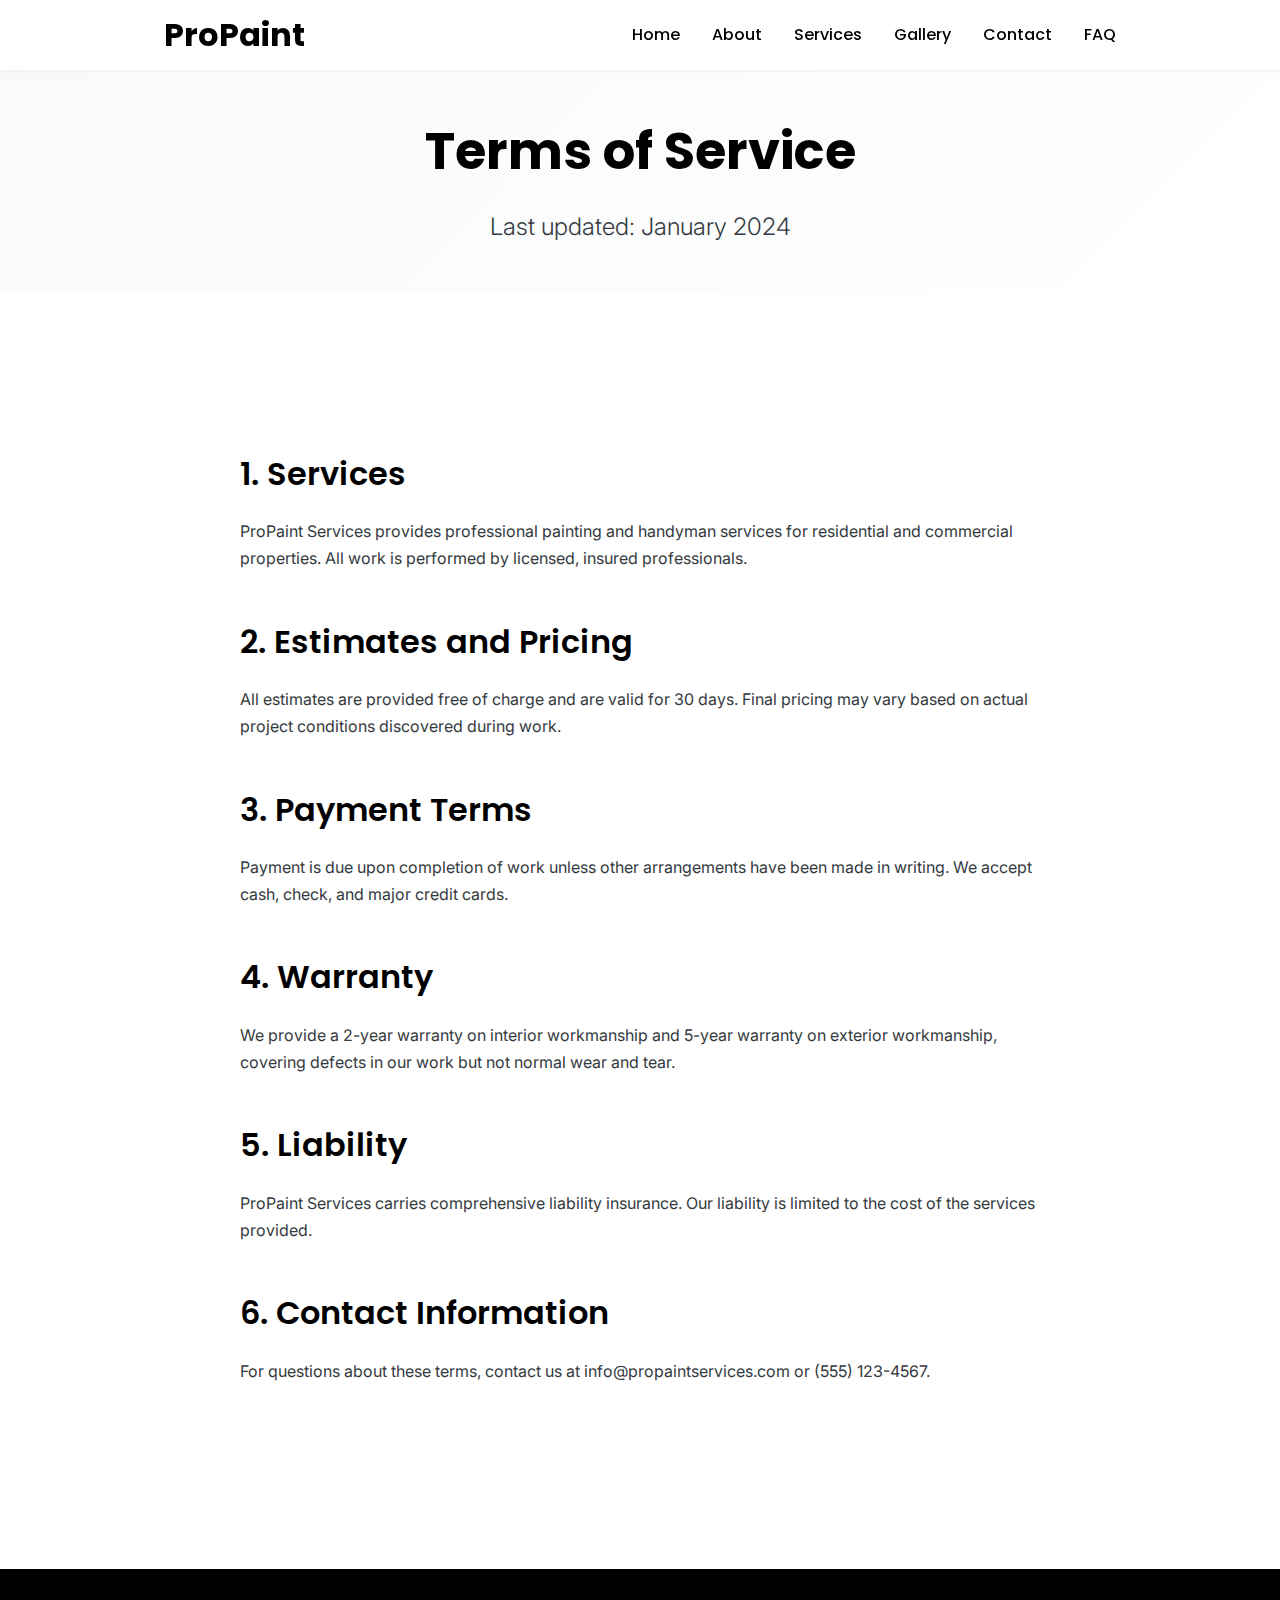
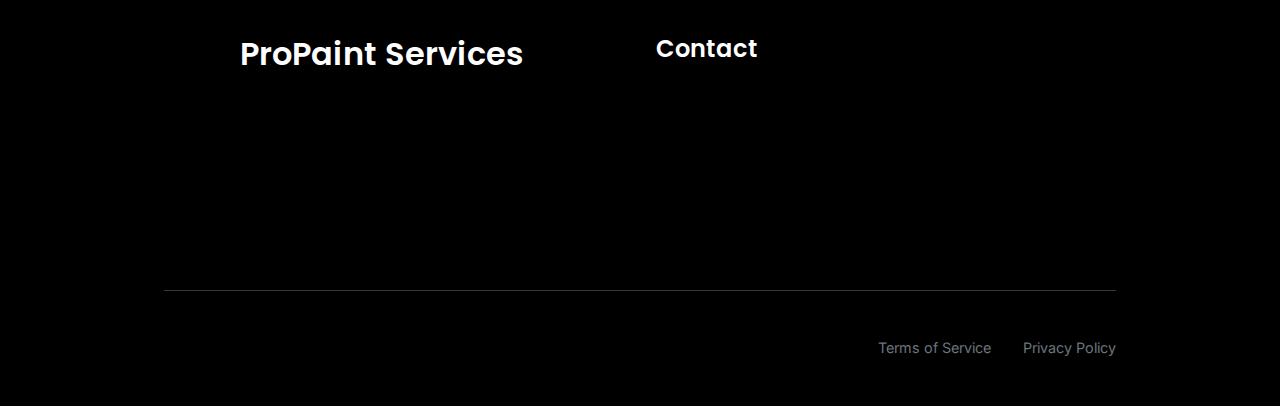
<file: pages/terms.html>
<!DOCTYPE html>
<html lang="en">
<head>
    <meta charset="UTF-8">
    <meta name="viewport" content="width=device-width, initial-scale=1.0">
    <title>Terms of Service - ProPaint Services</title>
    
    <!-- Fonts -->
    <link rel="preconnect" href="https://fonts.googleapis.com">
    <link rel="preconnect" href="https://fonts.gstatic.com" crossorigin>
    <link href="https://fonts.googleapis.com/css2?family=Inter:wght@300;400;500;600&family=Poppins:wght@400;500;600;700&display=swap" rel="stylesheet">
    
    <!-- Stylesheets -->
    <link rel="stylesheet" href="../assets/css/reset.css">
    <link rel="stylesheet" href="../assets/css/main.css">
    <link rel="stylesheet" href="../assets/css/layout.css">
</head>
<body>
    <!-- Navigation -->
    <nav class="navbar" id="navbar">
        <div class="nav-container">
            <div class="nav-logo">
                <h2><a href="../index.html">ProPaint</a></h2>
            </div>
            <ul class="nav-menu" id="nav-menu">
                <li><a href="../index.html" class="nav-link">Home</a></li>
                <li><a href="about.html" class="nav-link">About</a></li>
                <li><a href="services.html" class="nav-link">Services</a></li>
                <li><a href="gallery.html" class="nav-link">Gallery</a></li>
                <li><a href="contact.html" class="nav-link">Contact</a></li>
                <li><a href="faq.html" class="nav-link">FAQ</a></li>
            </ul>
            <div class="nav-toggle" id="nav-toggle">
                <span class="bar"></span>
                <span class="bar"></span>
                <span class="bar"></span>
            </div>
        </div>
    </nav>

    <!-- Page Header -->
    <header class="page-header">
        <div class="container">
            <h1 class="page-title">Terms of Service</h1>
            <p class="page-subtitle">Last updated: January 2024</p>
        </div>
    </header>

    <!-- Main Content -->
    <main class="page-content">
        <section class="legal-content">
            <div class="container">
                <div class="legal-text">
                    <h2>1. Services</h2>
                    <p>ProPaint Services provides professional painting and handyman services for residential and commercial properties. All work is performed by licensed, insured professionals.</p>

                    <h2>2. Estimates and Pricing</h2>
                    <p>All estimates are provided free of charge and are valid for 30 days. Final pricing may vary based on actual project conditions discovered during work.</p>

                    <h2>3. Payment Terms</h2>
                    <p>Payment is due upon completion of work unless other arrangements have been made in writing. We accept cash, check, and major credit cards.</p>

                    <h2>4. Warranty</h2>
                    <p>We provide a 2-year warranty on interior workmanship and 5-year warranty on exterior workmanship, covering defects in our work but not normal wear and tear.</p>

                    <h2>5. Liability</h2>
                    <p>ProPaint Services carries comprehensive liability insurance. Our liability is limited to the cost of the services provided.</p>

                    <h2>6. Contact Information</h2>
                    <p>For questions about these terms, contact us at info@propaintservices.com or (555) 123-4567.</p>
                </div>
            </div>
        </section>
    </main>

    <!-- Footer -->
    <footer class="footer">
        <div class="container">
            <div class="footer-content">
                <div class="footer-section">
                    <h3>ProPaint Services</h3>
                    <p>Professional painting and handyman services for residential and commercial properties.</p>
                </div>
                <div class="footer-section">
                    <h4>Contact</h4>
                    <p>Email: info@propaintservices.com</p>
                    <p>Phone: (555) 123-4567</p>
                    <p>Service Area: Metro Area</p>
                </div>
            </div>
            <div class="footer-bottom">
                <p>&copy; 2024 ProPaint Services. All rights reserved.</p>
                <div class="footer-links">
                    <a href="terms.html">Terms of Service</a>
                    <a href="privacy.html">Privacy Policy</a>
                </div>
            </div>
        </div>
    </footer>

    <!-- Scripts -->
    <script src="../assets/js/scroll.js"></script>
</body>
</html>
</file>
<file: assets/css/main.css>
/* CSS Custom Properties */
:root {
    /* Colors */
    --color-dark: #000000;
    --color-dark-secondary: #1a1a1a;
    --color-light: #f8f9fa;
    --color-gray: #6c757d;
    --color-gray-light: #e9ecef;
    --color-gray-dark: #343a40;
    --color-accent: #ffc107;
    --color-accent-2: #2196f3;
    --color-accent-hover: #e0a800;
    --color-accent-2-hover: #1976d2;
    --color-white: #ffffff;
    
    /* Typography */
    --font-heading: 'Poppins', sans-serif;
    --font-body: 'Inter', sans-serif;
    
    /* Font Sizes - Clamp based responsive scaling */
    --fs-xs: clamp(0.8rem, 0.9vw, 0.9rem);
    --fs-sm: clamp(0.9rem, 1vw, 1rem);
    --fs-base: clamp(1rem, 1.2vw, 1.125rem);
    --fs-lg: clamp(1.125rem, 1.5vw, 1.25rem);
    --fs-xl: clamp(1.25rem, 2vw, 1.5rem);
    --fs-2xl: clamp(1.5rem, 2.5vw, 2rem);
    --fs-3xl: clamp(2rem, 3vw, 2.5rem);
    --fs-4xl: clamp(2.5rem, 4vw, 3.5rem);
    
    /* Spacing */
    --space-xs: 0.5rem;
    --space-sm: 1rem;
    --space-md: 1.5rem;
    --space-lg: 2rem;
    --space-xl: 3rem;
    --space-2xl: 4rem;
    --space-3xl: 6rem;
    
    /* Layout */
    --container-max-width: 1000px;
    --container-padding: 1.5rem;
    
    /* Transitions */
    --transition-fast: 0.2s ease;
    --transition-base: 0.3s ease;
    --transition-slow: 0.5s ease;
    
    /* Shadows */
    --shadow-sm: 0 1px 2px 0 rgba(0, 0, 0, 0.05);
    --shadow-base: 0 1px 3px 0 rgba(0, 0, 0, 0.1), 0 1px 2px 0 rgba(0, 0, 0, 0.06);
    --shadow-lg: 0 10px 15px -3px rgba(0, 0, 0, 0.1), 0 4px 6px -2px rgba(0, 0, 0, 0.05);
    --shadow-xl: 0 20px 25px -5px rgba(0, 0, 0, 0.1), 0 10px 10px -5px rgba(0, 0, 0, 0.04);
}

/* Base Typography */
body {
    font-family: var(--font-body);
    font-size: var(--fs-base);
    line-height: 1.7;
    color: var(--color-dark);
    background-color: var(--color-white);
    font-weight: 400;
    -webkit-font-smoothing: antialiased;
    -moz-osx-font-smoothing: grayscale;
    margin: 0;
    padding: 0;
}

h1, h2, h3, h4, h5, h6 {
    font-family: var(--font-heading);
    font-weight: 600;
    line-height: 1.3;
    margin-bottom: var(--space-md);
    color: var(--color-dark);
}

h1 { font-size: var(--fs-4xl); font-weight: 700; }
h2 { font-size: var(--fs-3xl); }
h3 { font-size: var(--fs-2xl); }
h4 { font-size: var(--fs-xl); }
h5 { font-size: var(--fs-lg); }
h6 { font-size: var(--fs-base); }

p {
    margin-bottom: var(--space-md);
    color: var(--color-dark);
    font-weight: 400;
}

.text-muted {
    color: var(--color-gray-dark);
}

.text-secondary {
    color: var(--color-gray);
}

/* Additional Typography Utilities */
.text-highlight {
    background: linear-gradient(120deg, var(--color-accent) 0%, var(--color-accent) 100%);
    background-repeat: no-repeat;
    background-size: 100% 30%;
    background-position: 0 85%;
    padding: 0 2px;
}

.lead {
    font-size: var(--fs-lg);
    line-height: 1.6;
    color: var(--color-dark);
    font-weight: 400;
}

.subtitle {
    font-size: var(--fs-xl);
    color: var(--color-gray-dark);
    font-weight: 300;
    line-height: 1.5;
}

.eyebrow {
    font-size: var(--fs-sm);
    font-weight: 600;
    color: var(--color-accent-2);
    text-transform: uppercase;
    letter-spacing: 0.05em;
    margin-bottom: var(--space-xs);
}

strong {
    font-weight: 600;
    color: var(--color-dark);
}

/* Container */
.container {
    max-width: var(--container-max-width);
    margin: 0 auto;
    padding: 0 var(--container-padding);
}

/* Buttons */
.btn {
    display: inline-block;
    padding: var(--space-sm) var(--space-lg);
    font-family: var(--font-heading);
    font-size: var(--fs-base);
    font-weight: 500;
    text-decoration: none;
    border-radius: 6px;
    transition: all var(--transition-base);
    cursor: pointer;
    border: 2px solid transparent;
    text-align: center;
}

.btn-primary {
    background-color: var(--color-accent);
    color: var(--color-dark);
    border-color: var(--color-accent);
}

.btn-primary:hover {
    background-color: var(--color-accent-hover);
    color: var(--color-dark);
    border-color: var(--color-accent-hover);
    transform: translateY(-2px);
    box-shadow: var(--shadow-lg);
}

.btn-secondary {
    background-color: var(--color-accent-2);
    color: var(--color-white);
    border-color: var(--color-accent-2);
}

.btn-secondary:hover {
    background-color: var(--color-accent-2-hover);
    color: var(--color-white);
    border-color: var(--color-accent-2-hover);
    transform: translateY(-2px);
    box-shadow: var(--shadow-lg);
}

.btn-outline {
    background-color: transparent;
    color: var(--color-dark);
    border-color: var(--color-dark);
}

.btn-outline:hover {
    background-color: var(--color-dark);
    color: var(--color-white);
}

.btn-large {
    padding: var(--space-md) var(--space-xl);
    font-size: var(--fs-lg);
}

/* Section Titles */
.section-title {
    text-align: center;
    margin-bottom: var(--space-xl);
    position: relative;
    color: var(--color-dark);
    font-weight: 700;
}

.section-title::after {
    content: '';
    display: block;
    width: 60px;
    height: 3px;
    background-color: var(--color-accent);
    margin: var(--space-sm) auto 0;
}

/* Navigation */
.navbar {
    position: fixed;
    top: 0;
    width: 100%;
    background-color: rgba(255, 255, 255, 0.95);
    backdrop-filter: blur(15px);
    -webkit-backdrop-filter: blur(15px);
    z-index: 1000;
    transition: all var(--transition-base);
    box-shadow: var(--shadow-sm);
    border-bottom: 1px solid rgba(0, 0, 0, 0.05);
}

.navbar.scrolled {
    background-color: rgba(255, 255, 255, 0.98);
    box-shadow: var(--shadow-base);
}

.nav-container {
    max-width: var(--container-max-width);
    margin: 0 auto;
    padding: 0 var(--container-padding);
    display: flex;
    align-items: center;
    justify-content: space-between;
    height: 70px;
}

.nav-logo h2 {
    font-size: var(--fs-2xl);
    font-weight: 700;
    color: var(--color-dark);
    margin: 0;
}

.nav-menu {
    display: flex;
    align-items: center;
    gap: var(--space-lg);
}

.nav-link {
    font-family: var(--font-heading);
    font-weight: 500;
    color: var(--color-dark);
    transition: color var(--transition-fast);
    position: relative;
}

.nav-link::after {
    content: '';
    position: absolute;
    bottom: -5px;
    left: 0;
    width: 0;
    height: 2px;
    background-color: var(--color-accent);
    transition: width var(--transition-base);
}

.nav-link:hover::after,
.nav-link.active::after {
    width: 100%;
}

.nav-toggle {
    display: none;
    flex-direction: column;
    cursor: pointer;
}

.nav-toggle .bar {
    width: 25px;
    height: 3px;
    background-color: var(--color-dark);
    margin: 3px 0;
    transition: var(--transition-base);
}

/* Hero Section */
.hero {
    position: relative;
    height: 100vh;
    min-height: 600px;
    display: flex;
    align-items: center;
    overflow: hidden;
}

.hero-image {
    position: absolute;
    top: 0;
    left: 0;
    width: 100%;
    height: 100%;
    z-index: -2;
}

.hero-image img {
    width: 100%;
    height: 100%;
    object-fit: cover;
    filter: grayscale(100%) contrast(1.2);
}

.hero-overlay {
    position: absolute;
    top: 0;
    left: 0;
    width: 100%;
    height: 100%;
    background: linear-gradient(135deg, rgba(255, 255, 255, 0.95) 0%, rgba(248, 249, 250, 0.9) 100%);
    z-index: -1;
}

.hero-content {
    position: relative;
    z-index: 1;
    width: 100%;
}

.hero-title {
    color: var(--color-dark);
    margin-bottom: var(--space-md);
    text-shadow: none;
    font-weight: 700;
    letter-spacing: -0.02em;
}

.hero-subtitle {
    color: var(--color-gray-dark);
    font-size: var(--fs-xl);
    margin-bottom: var(--space-xl);
    max-width: 600px;
    font-weight: 400;
    line-height: 1.5;
    text-shadow: none;
}

.hero-cta {
    display: flex;
    gap: var(--space-md);
    flex-wrap: wrap;
}

/* Services Summary */
.services-summary {
    padding: var(--space-2xl) 0;
    background-color: var(--color-light);
}

.services-grid {
    display: grid;
    grid-template-columns: repeat(2, 1fr);
    gap: var(--space-lg);
    margin-top: var(--space-lg);
    max-width: 1200px;
    margin-left: auto;
    margin-right: auto;
}

.service-card {
    text-align: left;
    padding: var(--space-md) var(--space-lg);
    background-color: var(--color-white);
    border-radius: 12px;
    box-shadow: var(--shadow-base);
    transition: transform var(--transition-base);
    border: 1px solid var(--color-gray-light);
}

.service-card:hover {
    transform: translateY(-8px);
    box-shadow: 0 20px 40px -12px rgba(0, 0, 0, 0.15);
    border-color: var(--color-accent);
}

.service-card h3 {
    color: var(--color-dark);
    margin-bottom: var(--space-sm);
    font-size: var(--fs-xl);
}



/* Why Choose Us */
.why-choose-us {
    padding: var(--space-2xl) 0;
}

.content-split {
    display: grid;
    grid-template-columns: 1fr 1fr;
    gap: var(--space-2xl);
    align-items: center;
    max-width: 1100px;
    margin: 0 auto;
}

.feature-list {
    margin: var(--space-lg) 0;
}

.feature-list li {
    margin-bottom: var(--space-lg);
    padding-left: var(--space-md);
    position: relative;
}

.feature-list li::before {
    content: '✓';
    position: absolute;
    left: 0;
    color: var(--color-accent);
    font-weight: bold;
    font-size: var(--fs-lg);
}

.feature-list strong {
    display: block;
    margin-bottom: var(--space-xs);
    color: var(--color-dark);
}

.feature-list span {
    color: var(--color-gray-dark);
    font-size: var(--fs-sm);
}

.feature-image img {
    width: 100%;
    border-radius: 12px;
    filter: grayscale(100%) contrast(1.1);
    transition: filter var(--transition-slow);
}

.feature-image:hover img {
    filter: grayscale(0%) contrast(1);
}

/* CTA Section */
.cta-section {
    padding: var(--space-2xl) 0;
    background: linear-gradient(135deg, var(--color-dark) 0%, var(--color-gray-dark) 100%);
    color: var(--color-white);
    text-align: center;
}

.cta-content h2 {
    color: var(--color-white);
    margin-bottom: var(--space-md);
}

.cta-content p {
    color: var(--color-light);
    font-size: var(--fs-lg);
    margin-bottom: var(--space-xl);
}

/* Footer */
.footer {
    background-color: var(--color-dark);
    color: var(--color-light);
    padding: var(--space-2xl) 0 var(--space-lg);
    margin-top: 0;
}

.footer-content {
    display: grid;
    grid-template-columns: repeat(auto-fit, minmax(220px, 1fr));
    gap: var(--space-lg);
    margin-bottom: var(--space-xl);
    max-width: 800px;
    margin-left: auto;
    margin-right: auto;
}

.footer-section h3,
.footer-section h4 {
    color: var(--color-white);
    margin-bottom: var(--space-md);
}

.footer-section ul li {
    margin-bottom: var(--space-xs);
}

.footer-section a {
    color: var(--color-gray);
    transition: color var(--transition-fast);
}

.footer-section a:hover {
    color: var(--color-accent);
}

.footer-bottom {
    border-top: 1px solid var(--color-gray-dark);
    padding-top: var(--space-lg);
    display: flex;
    justify-content: space-between;
    align-items: center;
    flex-wrap: wrap;
    gap: var(--space-md);
}

.footer-links {
    display: flex;
    gap: var(--space-lg);
}

.footer-links a {
    color: var(--color-gray);
    font-size: var(--fs-sm);
    transition: color var(--transition-fast);
}

.footer-links a:hover {
    color: var(--color-accent);
}

/* Responsive Design */
@media (max-width: 768px) {
    .nav-menu {
        position: fixed;
        left: -100%;
        top: 70px;
        flex-direction: column;
        background-color: var(--color-white);
        width: 100%;
        text-align: center;
        transition: left var(--transition-base);
        box-shadow: var(--shadow-lg);
        padding: var(--space-lg) 0;
    }
    
    .nav-menu.active {
        left: 0;
    }
    
    .nav-toggle {
        display: flex;
    }
    
    .nav-toggle.active .bar:nth-child(2) {
        opacity: 0;
    }
    
    .nav-toggle.active .bar:nth-child(1) {
        transform: translateY(8px) rotate(45deg);
    }
    
    .nav-toggle.active .bar:nth-child(3) {
        transform: translateY(-8px) rotate(-45deg);
    }
    
    .hero-cta {
        flex-direction: column;
        align-items: center;
    }
    
    .content-split {
        grid-template-columns: 1fr;
        gap: var(--space-xl);
    }
    
    .footer-bottom {
        flex-direction: column;
        text-align: center;
    }
    
    .services-grid {
        grid-template-columns: 1fr;
    }
}
</file>
<file: assets/css/layout.css>
/* Layout Utilities */

/* Grid Systems */
.grid {
    display: grid;
    gap: var(--space-lg);
}

.grid-2 {
    grid-template-columns: repeat(2, 1fr);
}

.grid-3 {
    grid-template-columns: repeat(3, 1fr);
}

.grid-4 {
    grid-template-columns: repeat(4, 1fr);
}

.grid-auto {
    grid-template-columns: repeat(auto-fit, minmax(300px, 1fr));
}

/* Flexbox Utilities */
.flex {
    display: flex;
}

.flex-col {
    flex-direction: column;
}

.flex-center {
    display: flex;
    align-items: center;
    justify-content: center;
}

.flex-between {
    display: flex;
    align-items: center;
    justify-content: space-between;
}

.flex-wrap {
    flex-wrap: wrap;
}

/* Spacing Utilities */
.mt-auto { margin-top: auto; }
.mb-auto { margin-bottom: auto; }
.ml-auto { margin-left: auto; }
.mr-auto { margin-right: auto; }

.text-center { text-align: center; }
.text-left { text-align: left; }
.text-right { text-align: right; }

/* Page Layouts */
.page-header {
    padding: calc(70px + var(--space-xl)) 0 var(--space-xl);
    background: linear-gradient(135deg, var(--color-light) 0%, var(--color-white) 100%);
    text-align: center;
}

.page-title {
    font-size: var(--fs-4xl);
    margin-bottom: var(--space-md);
    color: var(--color-dark);
}

.page-subtitle {
    font-size: var(--fs-xl);
    color: var(--color-gray-dark);
    max-width: 600px;
    margin: 0 auto;
    font-weight: 300;
    line-height: 1.5;
}

.page-content {
    padding: var(--space-2xl) 0;
}

/* Card Layouts */
.card {
    background-color: var(--color-white);
    border-radius: 16px;
    box-shadow: var(--shadow-base);
    overflow: hidden;
    transition: transform var(--transition-base), box-shadow var(--transition-base);
    border: 1px solid var(--color-gray-light);
}

.card:hover {
    transform: translateY(-6px);
    box-shadow: 0 15px 35px -8px rgba(0, 0, 0, 0.12);
    border-color: var(--color-accent);
}

.card-header {
    padding: var(--space-lg);
    border-bottom: 1px solid var(--color-gray-light);
}

.card-body {
    padding: var(--space-lg);
}

.card-footer {
    padding: var(--space-lg);
    border-top: 1px solid var(--color-gray-light);
    background-color: var(--color-light);
}

.card-image {
    width: 100%;
    height: 200px;
    object-fit: cover;
}

/* Form Layouts */
.form-group {
    margin-bottom: var(--space-lg);
}

.form-label {
    display: block;
    margin-bottom: var(--space-xs);
    font-weight: 500;
    color: var(--color-dark);
}

.form-input,
.form-select,
.form-textarea {
    width: 100%;
    padding: var(--space-md) var(--space-lg);
    border: 2px solid var(--color-gray-light);
    border-radius: 8px;
    font-family: var(--font-body);
    font-size: var(--fs-base);
    transition: border-color var(--transition-fast), box-shadow var(--transition-fast);
    background-color: var(--color-white);
    color: var(--color-dark);
}

.form-input:focus,
.form-select:focus,
.form-textarea:focus {
    outline: none;
    border-color: var(--color-accent-2);
    box-shadow: 0 0 0 3px rgba(33, 150, 243, 0.1);
}

.form-textarea {
    min-height: 120px;
    resize: vertical;
}

.form-row {
    display: grid;
    grid-template-columns: 1fr 1fr;
    gap: var(--space-lg);
}

/* Gallery Layouts */
.gallery-grid {
    display: grid;
    grid-template-columns: repeat(auto-fit, minmax(320px, 1fr));
    gap: var(--space-md);
    max-width: 1000px;
    margin: 0 auto;
}

.gallery-item {
    position: relative;
    overflow: hidden;
    border-radius: 16px;
    aspect-ratio: 4/3;
    cursor: pointer;
    border: 2px solid transparent;
    transition: border-color var(--transition-base);
}

.gallery-item img {
    width: 100%;
    height: 100%;
    object-fit: cover;
    filter: grayscale(100%) contrast(1.1);
    transition: all var(--transition-slow);
}

.gallery-item:hover img {
    filter: grayscale(0%) contrast(1);
    transform: scale(1.08);
}

.gallery-item:hover {
    border-color: var(--color-accent);
}

.gallery-overlay {
    position: absolute;
    top: 0;
    left: 0;
    width: 100%;
    height: 100%;
    background: linear-gradient(135deg, rgba(26, 26, 26, 0.7) 0%, rgba(26, 26, 26, 0.3) 100%);
    opacity: 0;
    transition: opacity var(--transition-base);
    display: flex;
    align-items: center;
    justify-content: center;
    color: var(--color-white);
    font-size: var(--fs-lg);
    font-weight: 500;
}

.gallery-item:hover .gallery-overlay {
    opacity: 1;
}

/* Testimonial Layouts */
.testimonial-card {
    background-color: var(--color-white);
    padding: var(--space-xl);
    border-radius: 16px;
    box-shadow: var(--shadow-base);
    position: relative;
    border: 1px solid var(--color-gray-light);
    transition: transform var(--transition-base), box-shadow var(--transition-base);
}

.testimonial-card:hover {
    transform: translateY(-4px);
    box-shadow: 0 12px 28px -6px rgba(0, 0, 0, 0.1);
    border-color: var(--color-accent-2);
}

.testimonial-quote {
    font-size: var(--fs-lg);
    font-style: italic;
    color: var(--color-dark);
    margin-bottom: var(--space-lg);
    position: relative;
    line-height: 1.7;
    font-weight: 400;
}

.testimonial-quote::before {
    content: '"';
    font-size: var(--fs-4xl);
    color: var(--color-accent);
    position: absolute;
    top: -10px;
    left: -15px;
    font-family: Georgia, serif;
}

.testimonial-author {
    display: flex;
    align-items: center;
    gap: var(--space-md);
}

.testimonial-avatar {
    width: 50px;
    height: 50px;
    border-radius: 50%;
    background-color: var(--color-accent);
    display: flex;
    align-items: center;
    justify-content: center;
    font-weight: bold;
    color: var(--color-dark);
}

.testimonial-info h4 {
    margin-bottom: var(--space-xs);
    color: var(--color-dark);
}

.testimonial-info p {
    font-size: var(--fs-sm);
    color: var(--color-gray);
    margin: 0;
}

.star-rating {
    display: flex;
    gap: 2px;
    margin-bottom: var(--space-sm);
}

.star {
    color: var(--color-accent);
    font-size: var(--fs-lg);
}

/* FAQ Layouts */
.faq-item {
    background-color: var(--color-white);
    border-radius: 12px;
    margin-bottom: var(--space-md);
    border: 1px solid var(--color-gray-light);
    overflow: hidden;
    transition: border-color var(--transition-fast);
}

.faq-item:hover {
    border-color: var(--color-accent-2);
}

.faq-question {
    width: 100%;
    padding: var(--space-lg);
    text-align: left;
    background: none;
    border: none;
    font-size: var(--fs-lg);
    font-weight: 500;
    color: var(--color-dark);
    cursor: pointer;
    display: flex;
    justify-content: space-between;
    align-items: center;
    transition: background-color var(--transition-fast);
}

.faq-question:hover {
    background-color: var(--color-light);
}

.faq-answer {
    padding: 0 var(--space-lg) var(--space-lg);
    color: var(--color-dark);
    line-height: 1.7;
    display: none;
    font-weight: 400;
}

.faq-answer.active {
    display: block;
    animation: fadeIn 0.3s ease;
}

.faq-icon {
    transition: transform var(--transition-fast);
}

.faq-item.active .faq-icon {
    transform: rotate(45deg);
}

@keyframes fadeIn {
    from { opacity: 0; transform: translateY(-10px); }
    to { opacity: 1; transform: translateY(0); }
}

/* Contact Page Layouts */
.contact-info {
    background-color: var(--color-light);
    padding: var(--space-xl);
    border-radius: 12px;
}

.contact-item {
    display: flex;
    align-items: center;
    gap: var(--space-md);
    margin-bottom: var(--space-lg);
}

.contact-icon {
    width: 50px;
    height: 50px;
    background-color: var(--color-accent);
    border-radius: 50%;
    display: flex;
    align-items: center;
    justify-content: center;
    font-size: var(--fs-lg);
}

/* Map Container */
.map-container {
    width: 100%;
    height: 300px;
    border-radius: 12px;
    overflow: hidden;
    margin-top: var(--space-xl);
}

/* Contact Page Specific Styles */
.contact-methods {
    padding: var(--space-xl) 0;
    background-color: var(--color-light);
}

.contact-grid {
    display: grid;
    grid-template-columns: repeat(3, minmax(250px, 1fr));
    gap: var(--space-md);
    max-width: 900px;
    margin: 0 auto;
}

.contact-item {
    display: flex;
    gap: var(--space-md);
    background-color: var(--color-white);
    padding: var(--space-lg);
    border-radius: 16px;
    box-shadow: var(--shadow-base);
    transition: transform var(--transition-base), box-shadow var(--transition-base);
    border: 1px solid var(--color-gray-light);
}

.contact-item:hover {
    transform: translateY(-5px);
    box-shadow: 0 15px 35px -8px rgba(0, 0, 0, 0.12);
    border-color: var(--color-accent);
}

.contact-icon {
    flex-shrink: 0;
    width: 60px;
    height: 60px;
    background-color: var(--color-accent);
    border-radius: 50%;
    display: flex;
    align-items: center;
    justify-content: center;
    font-size: var(--fs-2xl);
}

.contact-details h3 {
    color: var(--color-dark);
    margin-bottom: var(--space-sm);
}

.contact-forms {
    padding: var(--space-xl) 0;
}

.forms-container {
    display: grid;
    grid-template-columns: 2fr 1fr;
    gap: var(--space-xl);
    max-width: 900px;
    margin: 0 auto;
}

.simple-form-container {
    max-width: 600px;
    margin: 0 auto;
}

.form-section {
    background-color: var(--color-white);
    padding: var(--space-xl);
    border-radius: 12px;
    box-shadow: var(--shadow-base);
}

.contact-form {
    margin-top: var(--space-lg);
}

.emergency-contact {
    margin-top: var(--space-xl);
    padding: var(--space-lg);
    background-color: var(--color-light);
    border-radius: 8px;
    text-align: center;
}

.emergency-contact h3 {
    color: var(--color-dark);
    margin-bottom: var(--space-sm);
}

.map-section {
    padding: var(--space-3xl) 0;
    background-color: var(--color-light);
}

.why-contact {
    padding: var(--space-xl) 0;
}

.benefits-grid {
    display: grid;
    grid-template-columns: repeat(auto-fit, minmax(220px, 1fr));
    gap: var(--space-lg);
    margin-top: var(--space-lg);
    max-width: 800px;
    margin-left: auto;
    margin-right: auto;
}

.benefit-card {
    text-align: center;
    padding: var(--space-xl);
    background-color: var(--color-white);
    border-radius: 12px;
    box-shadow: var(--shadow-base);
    transition: transform var(--transition-base);
}

.benefit-card:hover {
    transform: translateY(-5px);
}

.benefit-icon {
    font-size: var(--fs-3xl);
    margin-bottom: var(--space-md);
}

/* FAQ Specific Styles */
.faq-section {
    padding: var(--space-3xl) 0;
}

.still-questions {
    text-align: center;
    margin-top: var(--space-3xl);
    padding: var(--space-xl);
    background-color: var(--color-light);
    border-radius: 12px;
}

.question-cta {
    margin-top: var(--space-lg);
    display: flex;
    gap: var(--space-md);
    justify-content: center;
    flex-wrap: wrap;
}

/* Legal Pages Styles */
.legal-content {
    padding: var(--space-3xl) 0;
}

.legal-text {
    max-width: 800px;
    margin: 0 auto;
    line-height: 1.7;
}

.legal-text h2 {
    color: var(--color-dark);
    margin: var(--space-xl) 0 var(--space-md);
    font-size: var(--fs-2xl);
}

.legal-text h2:first-child {
    margin-top: 0;
}

.legal-text p {
    margin-bottom: var(--space-md);
    color: var(--color-gray-dark);
}

/* Responsive Layout Adjustments */
@media (max-width: 768px) {
    .grid-2,
    .grid-3,
    .grid-4 {
        grid-template-columns: 1fr;
    }
    
    .grid-auto {
        grid-template-columns: 1fr;
    }
    
    .form-row {
        grid-template-columns: 1fr;
    }
    
    .content-split {
        grid-template-columns: 1fr;
    }
    
    .gallery-grid {
        grid-template-columns: 1fr;
    }
    
    .testimonial-author {
        flex-direction: column;
        text-align: center;
    }
    
    .forms-container {
        grid-template-columns: 1fr;
    }
    
    .contact-item {
        flex-direction: column;
        text-align: center;
    }
    
    .contact-grid {
        grid-template-columns: 1fr;
    }
}

@media (max-width: 480px) {
    .page-header {
        padding: calc(70px + var(--space-lg)) 0 var(--space-lg);
    }
    
    .hero-cta {
        flex-direction: column;
    }
    
    .hero-cta .btn {
        width: 100%;
        max-width: 300px;
    }
}

/* Visual Enhancements */
.animate-on-scroll {
    opacity: 0;
    transform: translateY(20px);
    transition: opacity 0.6s ease, transform 0.6s ease;
}

.animate-on-scroll.in-view {
    opacity: 1;
    transform: translateY(0);
}

/* Modern gradient overlays */
.gradient-overlay {
    position: relative;
}

.gradient-overlay::before {
    content: '';
    position: absolute;
    top: 0;
    left: 0;
    right: 0;
    bottom: 0;
    background: linear-gradient(135deg, rgba(255, 193, 7, 0.1) 0%, rgba(33, 150, 243, 0.1) 100%);
    pointer-events: none;
    opacity: 0;
    transition: opacity var(--transition-base);
}

.gradient-overlay:hover::before {
    opacity: 1;
}

/* Enhanced focus states */
*:focus {
    outline: 2px solid var(--color-accent-2);
    outline-offset: 2px;
}

/* Better link styling */
a {
    text-decoration: none;
    color: inherit;
    transition: color var(--transition-fast);
}

a:hover {
    color: var(--color-accent-2);
}

/* Print styles */
@media print {
    .navbar,
    .hero,
    .cta-section,
    .footer {
        display: none;
    }
    
    body {
        color: black !important;
        background: white !important;
    }
}

/* High contrast mode support */
@media (prefers-contrast: high) {
    :root {
        --color-dark: #000000;
        --color-gray-dark: #1a1a1a;
        --color-gray: #333333;
    }
}

/* Reduced motion support */
@media (prefers-reduced-motion: reduce) {
    * {
        animation-duration: 0.01ms !important;
        animation-iteration-count: 1 !important;
        transition-duration: 0.01ms !important;
    }
}
</file>
<file: assets/css/gallery.css>
/* Gallery Specific Styles */

/* Gallery Filters */
.gallery-filters {
    padding: var(--space-lg) 0;
    background-color: var(--color-light);
}

.filter-buttons {
    display: flex;
    justify-content: center;
    gap: var(--space-sm);
    flex-wrap: wrap;
}

.filter-btn {
    padding: var(--space-sm) var(--space-lg);
    background-color: var(--color-white);
    border: 2px solid var(--color-gray-light);
    border-radius: 30px;
    font-family: var(--font-heading);
    font-weight: 500;
    color: var(--color-gray-dark);
    cursor: pointer;
    transition: all var(--transition-base);
}

.filter-btn:hover,
.filter-btn.active {
    background-color: var(--color-accent);
    border-color: var(--color-accent);
    color: var(--color-dark);
    transform: translateY(-2px);
    box-shadow: var(--shadow-base);
}

/* Gallery Section */
.gallery-section {
    padding: var(--space-3xl) 0;
}

/* Enhanced Gallery Grid */
.gallery-grid {
    display: grid;
    grid-template-columns: repeat(auto-fit, minmax(350px, 1fr));
    gap: var(--space-xl);
    margin-top: var(--space-xl);
}

.gallery-item {
    position: relative;
    overflow: hidden;
    border-radius: 12px;
    aspect-ratio: 4/3;
    cursor: pointer;
    box-shadow: var(--shadow-base);
    transition: transform var(--transition-base), box-shadow var(--transition-base);
}

.gallery-item:hover {
    transform: translateY(-8px);
    box-shadow: var(--shadow-lg);
}

.gallery-item img {
    width: 100%;
    height: 100%;
    object-fit: cover;
    filter: grayscale(100%) contrast(1.2) brightness(0.9);
    transition: all var(--transition-slow);
}

.gallery-item:hover img {
    filter: grayscale(0%) contrast(1) brightness(1);
    transform: scale(1.05);
}

/* Gallery Overlay */
.gallery-overlay {
    position: absolute;
    top: 0;
    left: 0;
    width: 100%;
    height: 100%;
    background: linear-gradient(
        135deg, 
        rgba(26, 26, 26, 0.9) 0%, 
        rgba(26, 26, 26, 0.7) 50%,
        rgba(26, 26, 26, 0.5) 100%
    );
    opacity: 0;
    transition: opacity var(--transition-base);
    display: flex;
    align-items: center;
    justify-content: center;
    padding: var(--space-lg);
}

.gallery-item:hover .gallery-overlay {
    opacity: 1;
}

.gallery-info {
    text-align: center;
    color: var(--color-white);
}

.gallery-info h3 {
    font-size: var(--fs-xl);
    margin-bottom: var(--space-sm);
    color: var(--color-white);
}

.gallery-info p {
    font-size: var(--fs-base);
    margin-bottom: var(--space-md);
    color: var(--color-light);
}

.project-type {
    display: inline-block;
    padding: var(--space-xs) var(--space-md);
    background-color: var(--color-accent);
    color: var(--color-dark);
    border-radius: 20px;
    font-size: var(--fs-sm);
    font-weight: 500;
    font-family: var(--font-heading);
}

/* Before/After Section */
.before-after-section {
    padding: var(--space-3xl) 0;
    background-color: var(--color-light);
}

.before-after-grid {
    display: grid;
    grid-template-columns: repeat(auto-fit, minmax(400px, 1fr));
    gap: var(--space-xl);
    margin-top: var(--space-xl);
}

.before-after-card {
    background-color: var(--color-white);
    padding: var(--space-xl);
    border-radius: 12px;
    box-shadow: var(--shadow-base);
    text-align: center;
}

.before-after-card h3 {
    color: var(--color-dark);
    margin-bottom: var(--space-md);
}

.before-after-card p {
    margin-bottom: var(--space-lg);
    color: var(--color-gray-dark);
}

.transformation-stats {
    display: flex;
    justify-content: space-around;
    gap: var(--space-lg);
}

.stat {
    text-align: center;
}

.stat-number {
    display: block;
    font-size: var(--fs-3xl);
    font-weight: 700;
    color: var(--color-accent);
    font-family: var(--font-heading);
}

.stat-label {
    font-size: var(--fs-sm);
    color: var(--color-gray-dark);
    text-transform: uppercase;
    letter-spacing: 0.5px;
}

/* Gallery Testimonials */
.gallery-testimonials {
    padding: var(--space-3xl) 0;
}

.testimonial-grid {
    display: grid;
    grid-template-columns: repeat(auto-fit, minmax(300px, 1fr));
    gap: var(--space-xl);
    margin-top: var(--space-xl);
}

/* Service Page Specific Styles */
.service-card.detailed {
    display: flex;
    flex-direction: column;
    margin-bottom: var(--space-3xl);
    background-color: var(--color-white);
    border-radius: 12px;
    overflow: hidden;
    box-shadow: var(--shadow-base);
    transition: transform var(--transition-base), box-shadow var(--transition-base);
}

.service-card.detailed:hover {
    transform: translateY(-5px);
    box-shadow: var(--shadow-lg);
}

.service-image {
    position: relative;
    overflow: hidden;
    height: 250px;
}

.service-image img {
    width: 100%;
    height: 100%;
    object-fit: cover;
    filter: grayscale(100%) contrast(1.1);
    transition: filter var(--transition-slow);
}

.service-card.detailed:hover .service-image img {
    filter: grayscale(0%) contrast(1);
}

.service-info {
    padding: var(--space-xl);
    display: flex;
    flex-direction: column;
}

.service-info h3 {
    color: var(--color-dark);
    margin-bottom: var(--space-md);
}

.service-info h4 {
    color: var(--color-dark);
    margin: var(--space-lg) 0 var(--space-sm);
    font-size: var(--fs-lg);
}

.service-info ul {
    margin: var(--space-md) 0;
    padding-left: var(--space-lg);
}

.service-info li {
    list-style: disc;
    margin-bottom: var(--space-xs);
    color: var(--color-gray-dark);
}

.service-pricing {
    margin-top: auto;
    padding-top: var(--space-lg);
    border-top: 2px solid var(--color-gray-light);
}

.price-range {
    font-size: var(--fs-lg);
    font-weight: 600;
    color: var(--color-accent);
    font-family: var(--font-heading);
}

/* Additional Services */
.additional-services {
    padding: var(--space-xl) 0;
    background-color: var(--color-light);
}

.addon-services-grid {
    display: grid;
    grid-template-columns: repeat(2, 1fr);
    gap: var(--space-xl);
    margin-top: var(--space-xl);
    max-width: 1000px;
    margin-left: auto;
    margin-right: auto;
}

.addon-card {
    background-color: var(--color-white);
    padding: var(--space-2xl);
    border-radius: 12px;
    box-shadow: var(--shadow-base);
    transition: transform var(--transition-base);
    border: 1px solid var(--color-gray-light);
}

.addon-card:hover {
    transform: translateY(-5px);
    box-shadow: 0 15px 35px -8px rgba(0, 0, 0, 0.12);
    border-color: var(--color-accent);
}

.addon-card h3 {
    color: var(--color-dark);
    margin-bottom: var(--space-md);
    font-size: var(--fs-lg);
}

.addon-card ul {
    padding-left: var(--space-md);
}

.addon-card li {
    list-style: none;
    position: relative;
    margin-bottom: var(--space-sm);
    color: var(--color-gray-dark);
    padding-left: var(--space-md);
    line-height: 1.6;
}

.addon-card li::before {
    content: '•';
    color: var(--color-accent);
    position: absolute;
    left: 0;
    font-size: var(--fs-lg);
}

/* Process Steps */
.our-process {
    padding: var(--space-xl) 0;
}

.process-steps {
    display: grid;
    grid-template-columns: repeat(auto-fit, minmax(220px, 1fr));
    gap: var(--space-lg);
    margin-top: var(--space-lg);
    max-width: 800px;
    margin: var(--space-lg) auto 0;
}

.process-step {
    text-align: center;
    position: relative;
}

.step-number {
    width: 60px;
    height: 60px;
    background-color: var(--color-accent);
    color: var(--color-dark);
    border-radius: 50%;
    display: flex;
    align-items: center;
    justify-content: center;
    font-size: var(--fs-xl);
    font-weight: bold;
    font-family: var(--font-heading);
    margin: 0 auto var(--space-md);
}

.process-step h3 {
    margin-bottom: var(--space-sm);
    color: var(--color-dark);
}

/* Coverage Content */
.service-coverage {
    padding: var(--space-xl) 0;
    background-color: var(--color-light);
}

.coverage-content {
    text-align: center;
}

.coverage-content h2 {
    margin-bottom: var(--space-md);
}

.coverage-content > p {
    margin-bottom: var(--space-xl);
    max-width: 700px;
    margin-left: auto;
    margin-right: auto;
}

.coverage-types {
    display: grid;
    grid-template-columns: repeat(auto-fit, minmax(250px, 1fr));
    gap: var(--space-xl);
    margin-top: var(--space-xl);
}

.coverage-type {
    background-color: var(--color-white);
    padding: var(--space-xl);
    border-radius: 12px;
    box-shadow: var(--shadow-base);
    text-align: left;
}

.coverage-type h3 {
    color: var(--color-dark);
    margin-bottom: var(--space-md);
    text-align: center;
}

.coverage-type ul {
    padding-left: var(--space-md);
}

.coverage-type li {
    list-style: none;
    position: relative;
    margin-bottom: var(--space-xs);
    color: var(--color-gray-dark);
    padding-left: var(--space-md);
}

.coverage-type li::before {
    content: '✓';
    color: var(--color-accent);
    position: absolute;
    left: 0;
    font-weight: bold;
}

/* CTA Buttons */
.cta-buttons {
    display: flex;
    gap: var(--space-md);
    justify-content: center;
    flex-wrap: wrap;
}

/* About Page Specific */
.company-stats {
    display: flex;
    justify-content: space-around;
    margin-top: var(--space-xl);
    gap: var(--space-lg);
}

.stat-item {
    text-align: center;
}

.stat-item h3 {
    font-size: var(--fs-3xl);
    color: var(--color-accent);
    margin-bottom: var(--space-xs);
    font-weight: 700;
}

.stat-item p {
    font-size: var(--fs-sm);
    color: var(--color-gray-dark);
    margin: 0;
    text-transform: uppercase;
    letter-spacing: 0.5px;
}

.values-grid,
.team-grid,
.cert-grid {
    display: grid;
    grid-template-columns: repeat(auto-fit, minmax(250px, 1fr));
    gap: var(--space-xl);
    margin-top: var(--space-xl);
}

.value-card,
.team-member,
.cert-card {
    background-color: var(--color-white);
    padding: var(--space-xl);
    border-radius: 12px;
    box-shadow: var(--shadow-base);
    text-align: center;
    transition: transform var(--transition-base);
}

.value-card:hover,
.team-member:hover,
.cert-card:hover {
    transform: translateY(-5px);
}

.value-icon {
    font-size: var(--fs-3xl);
    margin-bottom: var(--space-md);
}

.member-avatar {
    width: 80px;
    height: 80px;
    background-color: var(--color-accent);
    border-radius: 50%;
    display: flex;
    align-items: center;
    justify-content: center;
    font-size: var(--fs-xl);
    font-weight: bold;
    color: var(--color-dark);
    margin: 0 auto var(--space-md);
}

.member-title {
    color: var(--color-accent);
    font-weight: 500;
    margin-bottom: var(--space-sm);
}

.area-list {
    text-align: left;
    margin: var(--space-lg) 0;
    padding-left: var(--space-lg);
}

.area-list li {
    list-style: none;
    position: relative;
    margin-bottom: var(--space-xs);
    padding-left: var(--space-md);
}

.area-list li::before {
    content: '📍';
    position: absolute;
    left: 0;
}

/* Responsive Adjustments */
@media (max-width: 768px) {
    .service-card.detailed {
        grid-template-columns: 1fr;
    }
    
    .service-image {
        height: 200px;
    }
    
    .gallery-grid {
        grid-template-columns: 1fr;
    }
    
    .before-after-grid {
        grid-template-columns: 1fr;
    }
    
    .transformation-stats {
        flex-direction: column;
        gap: var(--space-md);
    }
    
    .company-stats {
        flex-direction: column;
        gap: var(--space-md);
    }
    
    .cta-buttons {
        flex-direction: column;
        align-items: center;
    }
    
    .cta-buttons .btn {
        width: 100%;
        max-width: 300px;
    }
    
    .addon-services-grid {
        grid-template-columns: 1fr;
    }
}

/* Animations */
@keyframes fadeIn {
    from {
        opacity: 0;
        transform: translateY(20px);
    }
    to {
        opacity: 1;
        transform: translateY(0);
    }
}

.animate-in {
    animation: fadeIn 0.6s ease-out;
}
</file>
